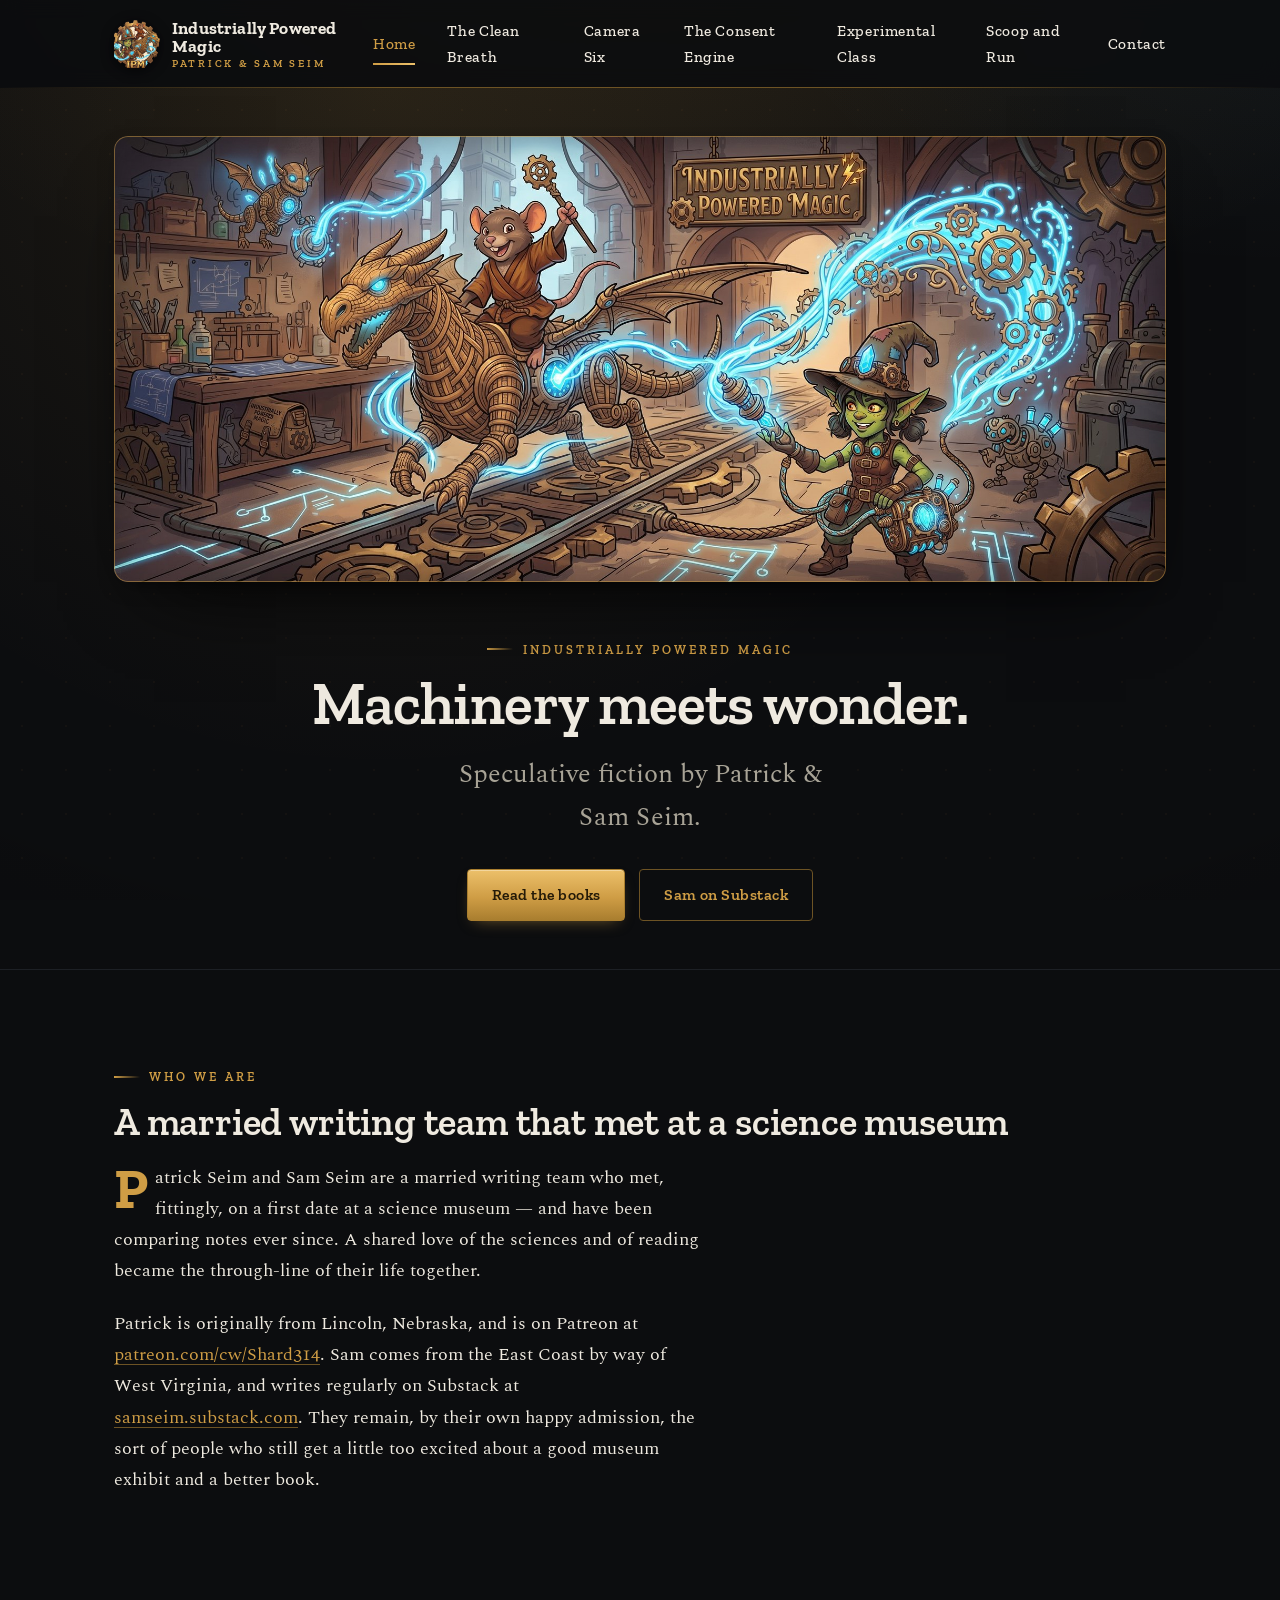
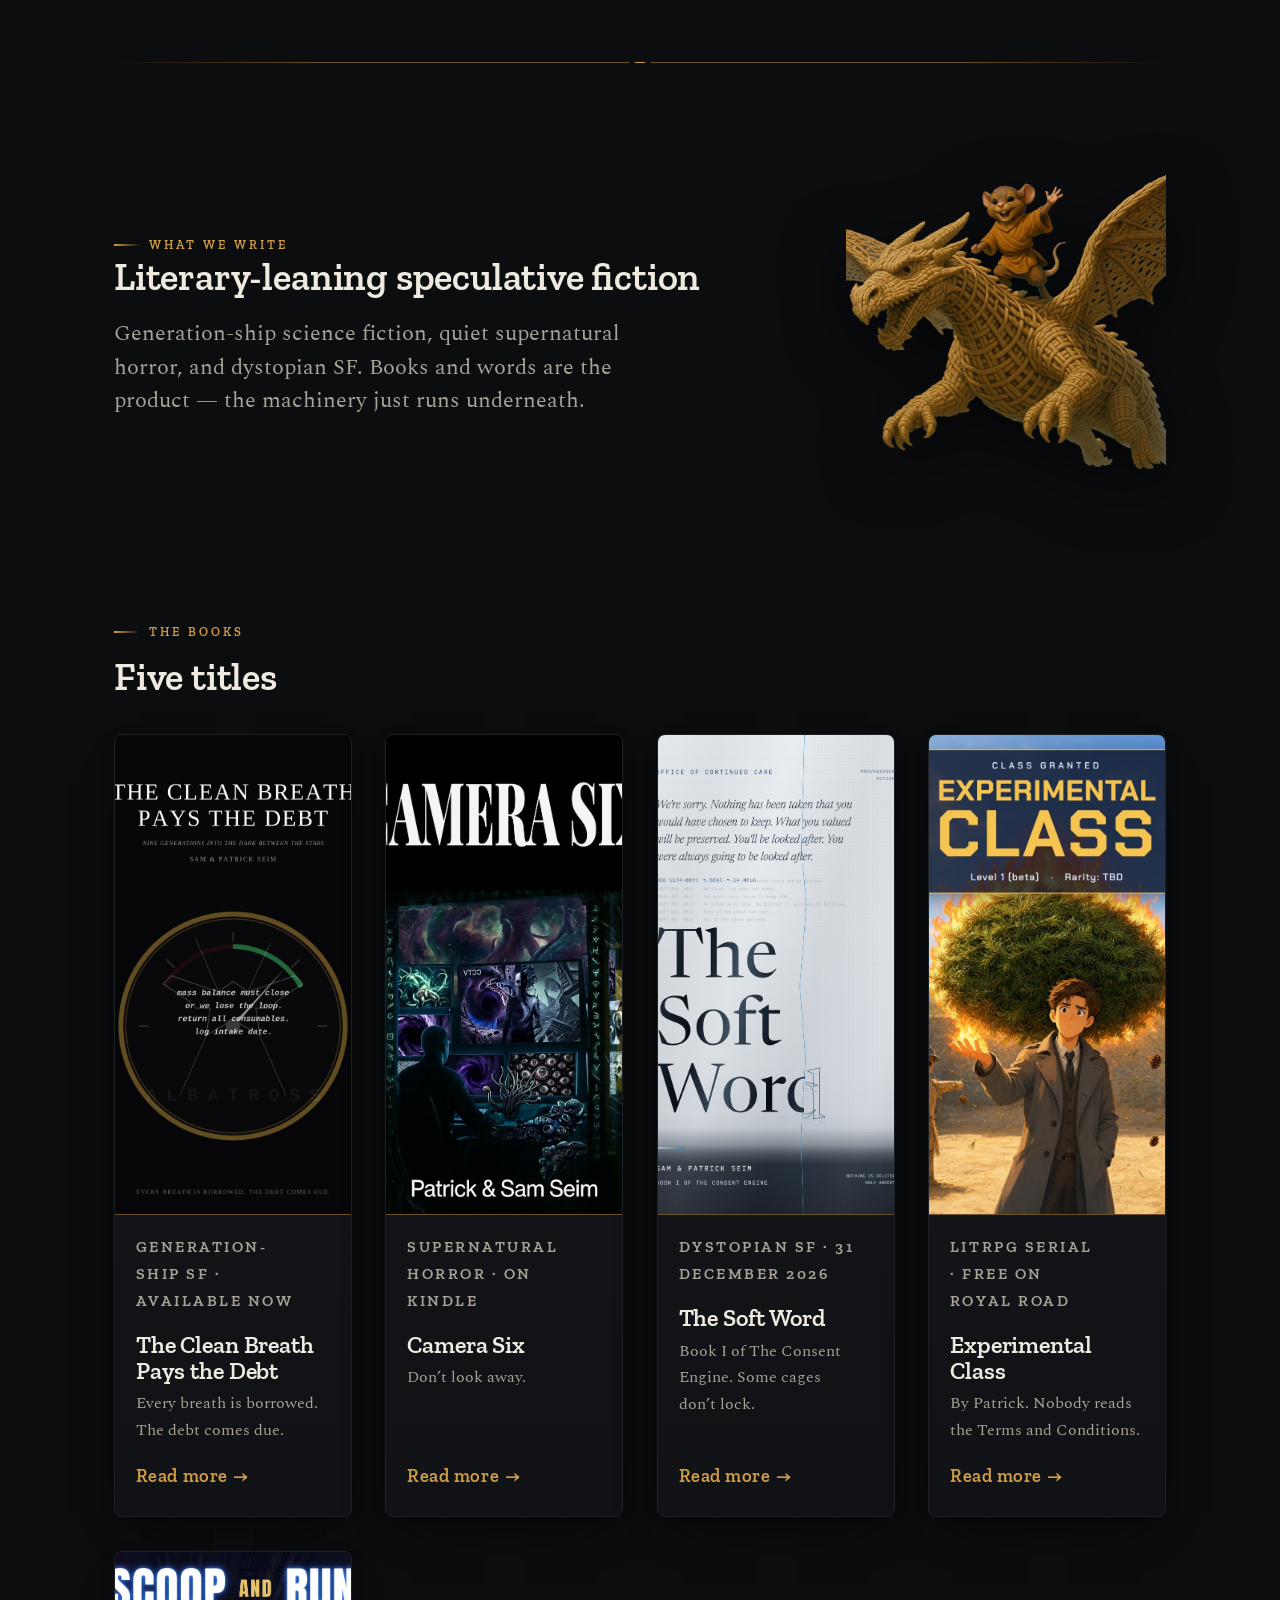
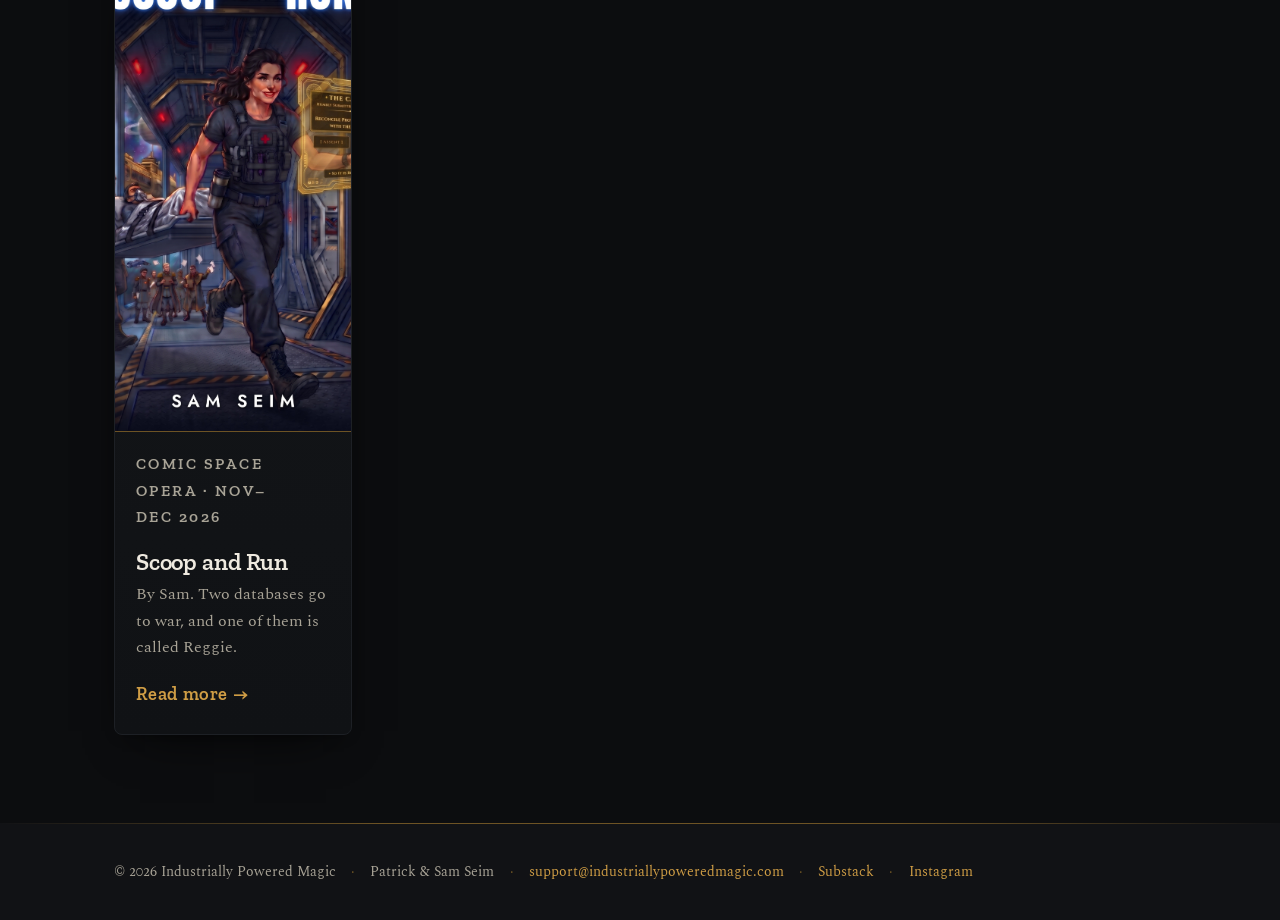
<file: index.html>
<!DOCTYPE html>
<html lang="en">
<head>
  <meta charset="UTF-8">
  <meta name="viewport" content="width=device-width, initial-scale=1">
  <title>Industrially Powered Magic — Speculative fiction by Patrick &amp; Sam Seim</title>
  <meta name="description" content="Industrially Powered Magic is the imprint of Patrick &amp; Sam Seim, a partnered husband-and-wife and husband-and-spouse writing team — literary-leaning speculative fiction: generation-ship SF, quiet supernatural horror, and dystopian science fiction.">

  <!-- Open Graph / social -->
  <meta property="og:type" content="website">
  <meta property="og:site_name" content="Industrially Powered Magic">
  <meta property="og:title" content="Industrially Powered Magic — Speculative fiction by Patrick &amp; Sam Seim">
  <meta property="og:description" content="Literary-leaning speculative fiction: generation-ship SF, quiet supernatural horror, and dystopian science fiction.">
  <meta property="og:image" content="images/hero-banner.jpg">
  <meta name="twitter:card" content="summary_large_image">

  <link rel="icon" href="images/favicon-32.png" sizes="32x32" type="image/png">
  <link rel="icon" href="images/favicon-64.png" sizes="64x64" type="image/png">
  <link rel="apple-touch-icon" href="images/favicon-180.png">
  <link rel="preconnect" href="https://fonts.googleapis.com">
  <link rel="preconnect" href="https://fonts.gstatic.com" crossorigin>
  <link href="https://fonts.googleapis.com/css2?family=Spectral:ital,wght@0,400;0,600;1,400&amp;family=Zilla+Slab:wght@500;600;700&amp;display=swap" rel="stylesheet">
  <link rel="stylesheet" href="css/style.css">
</head>
<body>
  <a class="skip-link" href="#main">Skip to content</a>

  <!-- ===== SHARED HEADER (keep identical across pages) ===== -->
  <header class="site-header">
    <div class="wrap site-header__inner" data-open="false">
      <a class="brand" href="index.html">
        <img class="brand__logo" src="images/logo-badge.png" alt="Industrially Powered Magic logo" width="46" height="48">
        <span class="brand__name">Industrially Powered Magic<span>Patrick &amp; Sam Seim</span></span>
      </a>
      <button class="nav-toggle" type="button" aria-expanded="false" aria-controls="site-nav">
        <span class="nav-toggle__bars" aria-hidden="true"></span> Menu
      </button>
      <nav class="site-nav" id="site-nav" aria-label="Primary">
        <ul>
          <li><a href="index.html" aria-current="page">Home</a></li>
          <li><a href="clean-breath.html">The Clean Breath</a></li>
          <li><a href="camera-six.html">Camera Six</a></li>
          <li><a href="consent-engine.html">The Consent Engine</a></li>
          <li><a href="experimental-class.html">Experimental Class</a></li>
          <li><a href="scoop-and-run.html">Scoop and Run</a></li>
          <li><a href="contact.html">Contact</a></li>
        </ul>
      </nav>
    </div>
  </header>
  <!-- ===== /SHARED HEADER ===== -->

  <main id="main">
    <!-- Hero — full workshop banner + intro -->
    <section class="hero hero--art">
      <div class="wrap">
        <figure class="hero-banner">
          <img src="images/hero-banner.jpg" alt="Sam, a green goblin artificer in a patched witch's hat, channels a stream of blue arcane current toward Shard, a ratfolk monk riding a wicker-and-brass mechanical dragon through a workshop of gears and machinery, beneath the words Industrially Powered Magic" width="2000" height="848" fetchpriority="high">
        </figure>
        <div class="hero__intro">
          <p class="eyebrow">Industrially Powered Magic</p>
          <h1>Machinery meets wonder.</h1>
          <p class="hero__lead">Speculative fiction by Patrick &amp; Sam Seim.</p>
          <div class="btn-row">
            <a class="btn btn--primary" href="#books">Read the books</a>
            <a class="btn btn--ghost" href="https://samseim.substack.com/">Sam on Substack</a>
          </div>
        </div>
      </div>
    </section>

    <!-- About -->
    <section class="section">
      <div class="wrap">
        <p class="eyebrow">Who we are</p>
        <h2>A married writing team that met at a science museum</h2>
        <div class="prose">
          <p>Patrick Seim and Sam Seim are a married writing team who met, fittingly, on a first date at a science museum — and have been comparing notes ever since. A shared love of the sciences and of reading became the through-line of their life together.</p>
          <p>Patrick is originally from Lincoln, Nebraska, and is on Patreon at <a href="https://www.patreon.com/cw/Shard314">patreon.com/cw/Shard314</a>. Sam comes from the East Coast by way of West Virginia, and writes regularly on Substack at <a href="https://samseim.substack.com/">samseim.substack.com</a>. They remain, by their own happy admission, the sort of people who still get a little too excited about a good museum exhibit and a better book.</p>
        </div>
      </div>
    </section>

    <div class="wrap"><hr class="rule"></div>

    <!-- What we write -->
    <section class="section--tight">
      <div class="wrap">
        <div class="feature-band">
          <div class="feature-band__text">
            <p class="eyebrow">What we write</p>
            <h2>Literary-leaning speculative fiction</h2>
            <p class="lede">Generation-ship science fiction, quiet supernatural horror, and dystopian SF. Books and words are the product — the machinery just runs underneath.</p>
          </div>
          <img class="feature-band__art" src="images/dragon-accent.png" alt="Shard, a cheering ratfolk monk, riding a wicker-and-brass mechanical dragon" width="800" height="735" loading="lazy">
        </div>
      </div>
    </section>

    <!-- Book cards -->
    <section class="section" id="books">
      <div class="wrap">
        <p class="eyebrow">The books</p>
        <h2>Five titles</h2>
        <div class="card-grid">

          <article class="book-card">
            <a href="clean-breath.html" aria-label="The Clean Breath Pays the Debt — book page">
              <img class="cover" src="images/cover-clean-breath.jpg" alt="The Clean Breath Pays the Debt — book cover" width="300" height="480">
            </a>
            <div class="book-card__body">
              <p class="book-card__kicker">Generation-ship SF · Available now</p>
              <h3>The Clean Breath Pays the Debt</h3>
              <p>Every breath is borrowed. The debt comes due.</p>
              <a class="book-card__link" href="clean-breath.html">Read more</a>
            </div>
          </article>

          <article class="book-card">
            <a href="camera-six.html" aria-label="Camera Six — book page">
              <img class="cover" src="images/cover-camera-six.jpg" alt="Camera Six — book cover" width="300" height="480">
            </a>
            <div class="book-card__body">
              <p class="book-card__kicker">Supernatural horror · On Kindle</p>
              <h3>Camera Six</h3>
              <p>Don&rsquo;t look away.</p>
              <a class="book-card__link" href="camera-six.html">Read more</a>
            </div>
          </article>

          <article class="book-card">
            <a href="consent-engine.html" aria-label="The Soft Word, Book I of The Consent Engine — book page">
              <img class="cover" src="images/cover-soft-word.jpg" alt="The Soft Word — book cover, Book I of The Consent Engine" width="300" height="480">
            </a>
            <div class="book-card__body">
              <p class="book-card__kicker">Dystopian SF · 31 December 2026</p>
              <h3>The Soft Word</h3>
              <p>Book I of The Consent Engine. Some cages don’t lock.</p>
              <a class="book-card__link" href="consent-engine.html">Read more</a>
            </div>
          </article>

          <article class="book-card">
            <a href="experimental-class.html" aria-label="Experimental Class — serial page">
              <img class="cover" src="images/cover-experimental-class.jpg" alt="Experimental Class — cover art" width="300" height="480" loading="lazy">
            </a>
            <div class="book-card__body">
              <p class="book-card__kicker">LitRPG serial · Free on Royal Road</p>
              <h3>Experimental Class</h3>
              <p>By Patrick. Nobody reads the Terms and Conditions.</p>
              <a class="book-card__link" href="experimental-class.html">Read more</a>
            </div>
          </article>

          <article class="book-card">
            <a href="scoop-and-run.html" aria-label="Scoop and Run — series page">
              <img class="cover" src="images/scoop_and_run_cover_anton_canon_v7_20261028.jpg" alt="Scoop and Run — cover art" width="300" height="480" loading="lazy">
            </a>
            <div class="book-card__body">
              <p class="book-card__kicker">Comic space opera · Nov–Dec 2026</p>
              <h3>Scoop and Run</h3>
              <p>By Sam. Two databases go to war, and one of them is called Reggie.</p>
              <a class="book-card__link" href="scoop-and-run.html">Read more</a>
            </div>
          </article>

        </div>
      </div>
    </section>
  </main>

  <!-- ===== SHARED FOOTER (keep identical across pages) ===== -->
  <footer class="site-footer">
    <div class="wrap site-footer__inner">
      <span>&copy; 2026 Industrially Powered Magic</span>
      <span class="sep" aria-hidden="true">·</span>
      <span>Patrick &amp; Sam Seim</span>
      <span class="sep" aria-hidden="true">·</span>
      <a href="mailto:support@industriallypoweredmagic.com">support@industriallypoweredmagic.com</a>
      <span class="sep" aria-hidden="true">·</span>
      <a href="https://samseim.substack.com/">Substack</a>
      <span class="sep" aria-hidden="true">·</span>
      <a href="https://www.instagram.com/industriallypoweredmagic/">Instagram</a>
    </div>
  </footer>
  <!-- ===== /SHARED FOOTER ===== -->

  <!-- Progressive enhancement: mobile nav toggle only. Keep identical across pages. -->
  <script>
    (function () {
      var inner = document.querySelector('.site-header__inner');
      var btn = document.querySelector('.nav-toggle');
      if (!btn || !inner) return;
      btn.addEventListener('click', function () {
        var open = inner.getAttribute('data-open') === 'true';
        inner.setAttribute('data-open', String(!open));
        btn.setAttribute('aria-expanded', String(!open));
      });
    })();
  </script>
</body>
</html>
</file>
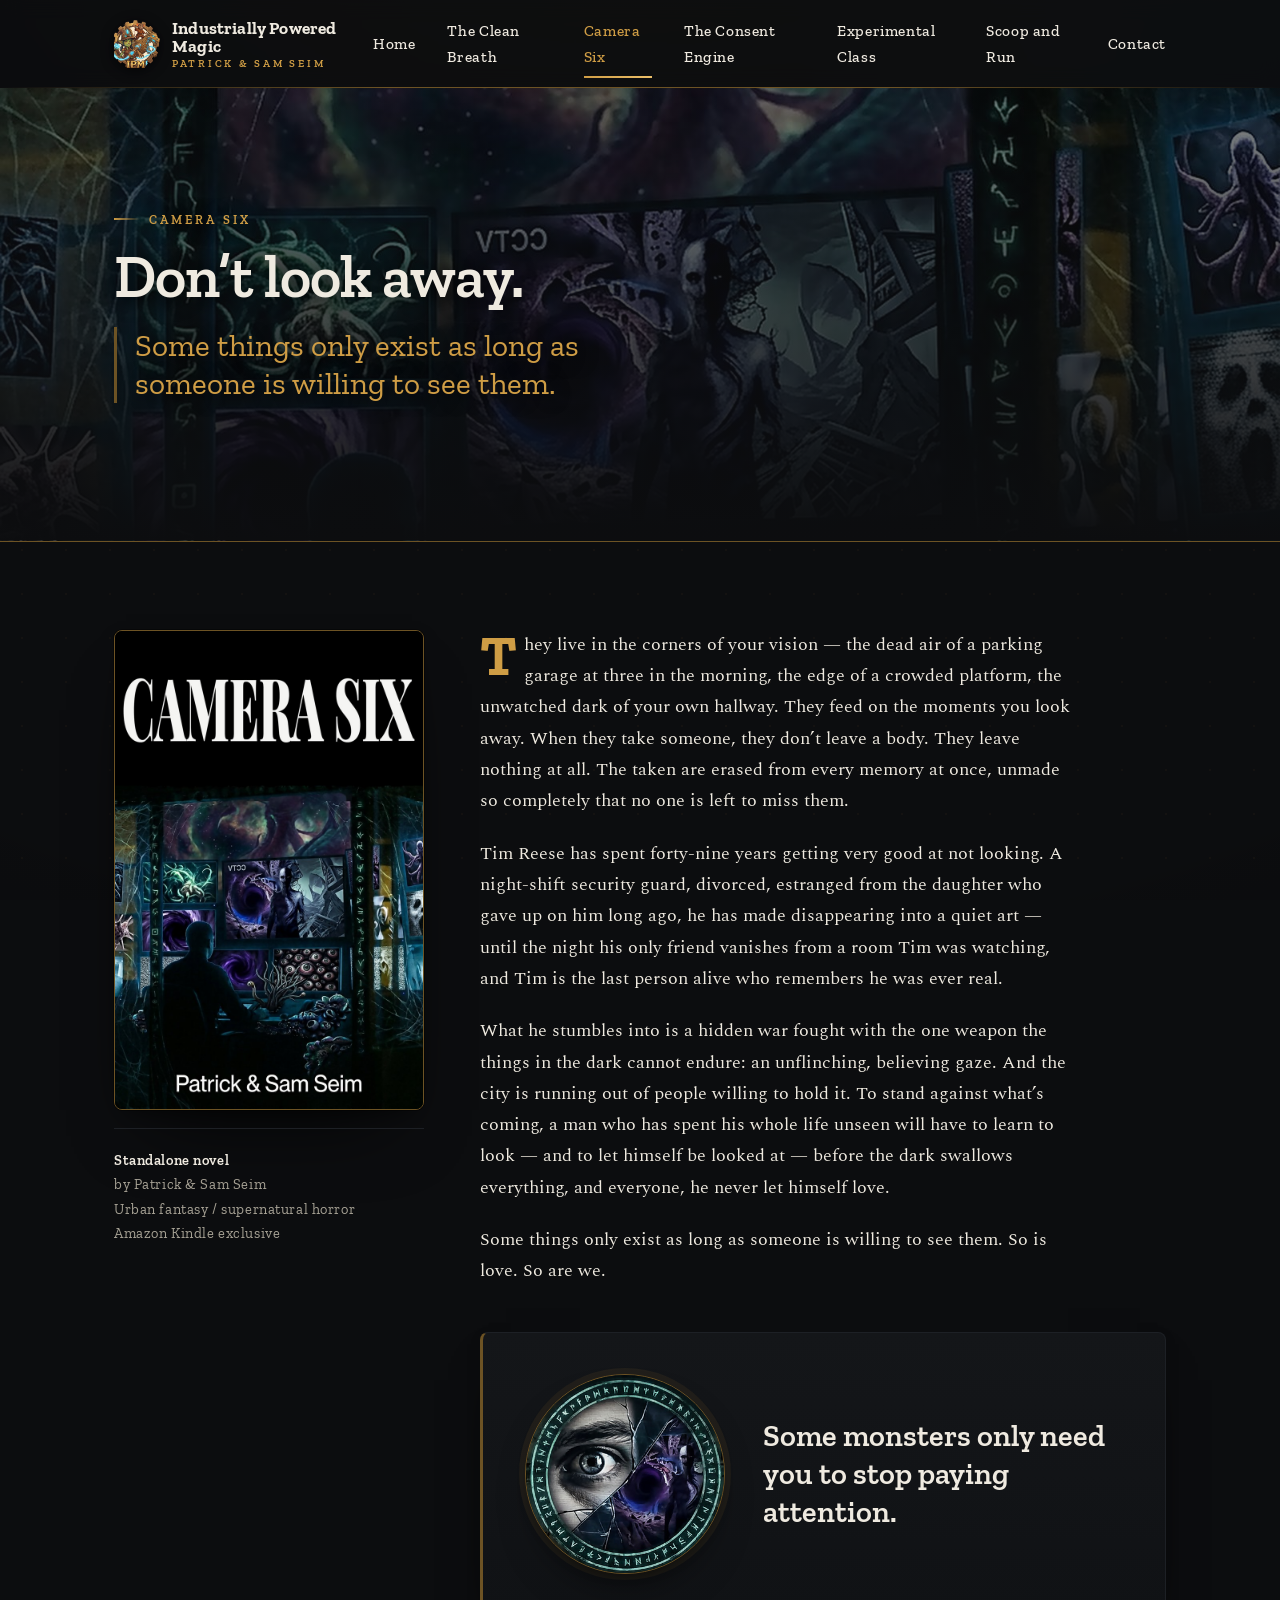
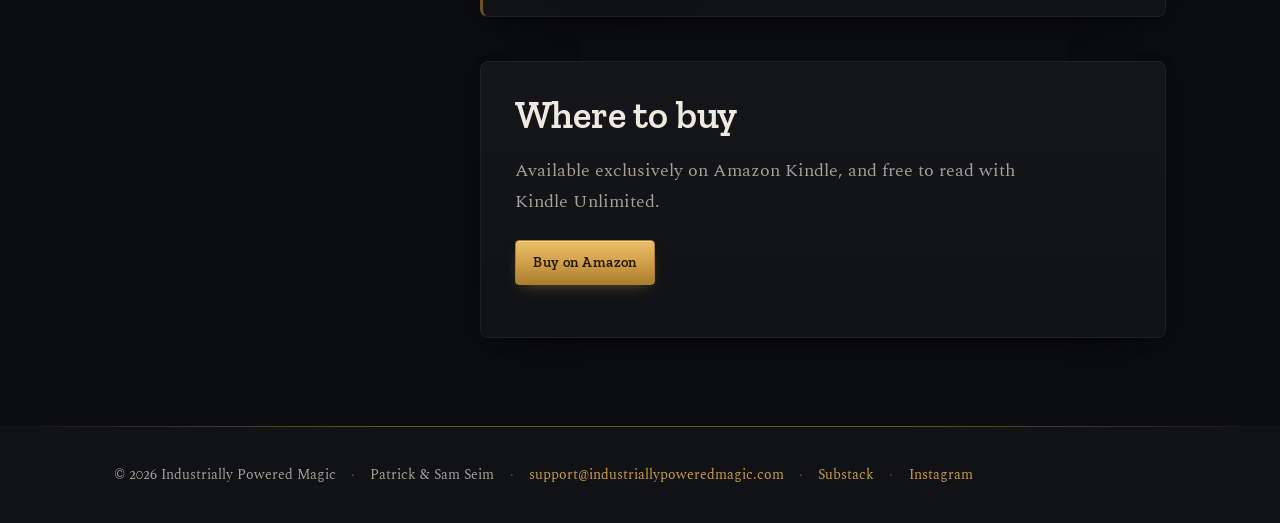
<file: camera-six.html>
<!DOCTYPE html>
<html lang="en">
<head>
  <meta charset="UTF-8">
  <meta name="viewport" content="width=device-width, initial-scale=1">
  <title>Camera Six — Industrially Powered Magic</title>
  <meta name="description" content="Camera Six — a standalone urban-fantasy / quiet supernatural horror novel by Patrick &amp; Sam Seim. Don&rsquo;t look away. Available on Amazon Kindle.">

  <meta property="og:type" content="book">
  <meta property="og:site_name" content="Industrially Powered Magic">
  <meta property="og:title" content="Camera Six — Patrick &amp; Sam Seim">
  <meta property="og:description" content="Quiet supernatural horror. They feed on the moments you look away. Don&rsquo;t look away.">
  <meta property="og:image" content="images/cover-camera-six.jpg">
  <meta name="twitter:card" content="summary_large_image">

  <link rel="icon" href="images/favicon-32.png" sizes="32x32" type="image/png">
  <link rel="icon" href="images/favicon-64.png" sizes="64x64" type="image/png">
  <link rel="apple-touch-icon" href="images/favicon-180.png">
  <link rel="preconnect" href="https://fonts.googleapis.com">
  <link rel="preconnect" href="https://fonts.gstatic.com" crossorigin>
  <link href="https://fonts.googleapis.com/css2?family=Spectral:ital,wght@0,400;0,600;1,400&amp;family=Zilla+Slab:wght@500;600;700&amp;display=swap" rel="stylesheet">
  <link rel="stylesheet" href="css/style.css">
</head>
<body>
  <a class="skip-link" href="#main">Skip to content</a>

  <!-- ===== SHARED HEADER (keep identical across pages) ===== -->
  <header class="site-header">
    <div class="wrap site-header__inner" data-open="false">
      <a class="brand" href="index.html">
        <img class="brand__logo" src="images/logo-badge.png" alt="Industrially Powered Magic logo" width="46" height="48">
        <span class="brand__name">Industrially Powered Magic<span>Patrick &amp; Sam Seim</span></span>
      </a>
      <button class="nav-toggle" type="button" aria-expanded="false" aria-controls="site-nav">
        <span class="nav-toggle__bars" aria-hidden="true"></span> Menu
      </button>
      <nav class="site-nav" id="site-nav" aria-label="Primary">
        <ul>
          <li><a href="index.html">Home</a></li>
          <li><a href="clean-breath.html">The Clean Breath</a></li>
          <li><a href="camera-six.html" aria-current="page">Camera Six</a></li>
          <li><a href="consent-engine.html">The Consent Engine</a></li>
          <li><a href="experimental-class.html">Experimental Class</a></li>
          <li><a href="scoop-and-run.html">Scoop and Run</a></li>
          <li><a href="contact.html">Contact</a></li>
        </ul>
      </nav>
    </div>
  </header>
  <!-- ===== /SHARED HEADER ===== -->

  <main id="main">
    <!-- Artwork hero band — crop of the Camera Six front cover -->
    <section class="page-hero page-hero--camera">
      <div class="wrap page-hero__inner">
        <p class="eyebrow">Camera Six</p>
        <h1>Don&rsquo;t look away.</h1>
        <p class="tagline">Some things only exist as long as someone is willing to see them.</p>
      </div>
    </section>

    <section class="section">
      <div class="wrap">
        <div class="book-layout">

          <div class="book-cover-col">
            <img class="cover cover--framed" src="images/cover-camera-six.jpg" alt="Camera Six cover: a lone watcher silhouetted before a wall of monitors crawling with things that should not be seen" width="300" height="480">
            <p class="book-meta">
              <strong>Standalone novel</strong><br>
              by Patrick &amp; Sam Seim<br>
              Urban fantasy / supernatural horror<br>
              Amazon Kindle exclusive
            </p>
          </div>

          <div>
            <div class="prose">
              <p>They live in the corners of your vision — the dead air of a parking garage at three in the morning, the edge of a crowded platform, the unwatched dark of your own hallway. They feed on the moments you look away. When they take someone, they don&rsquo;t leave a body. They leave nothing at all. The taken are erased from every memory at once, unmade so completely that no one is left to miss them.</p>
              <p>Tim Reese has spent forty-nine years getting very good at not looking. A night-shift security guard, divorced, estranged from the daughter who gave up on him long ago, he has made disappearing into a quiet art — until the night his only friend vanishes from a room Tim was watching, and Tim is the last person alive who remembers he was ever real.</p>
              <p>What he stumbles into is a hidden war fought with the one weapon the things in the dark cannot endure: an unflinching, believing gaze. And the city is running out of people willing to hold it. To stand against what&rsquo;s coming, a man who has spent his whole life unseen will have to learn to look — and to let himself be looked at — before the dark swallows everything, and everyone, he never let himself love.</p>
              <p>Some things only exist as long as someone is willing to see them. So is love. So are we.</p>
            </div>

            <!-- Medallion pull-quote — art from the Camera Six back cover -->
            <aside class="watch-quote" aria-label="Tagline">
              <img class="medallion" src="images/camera-six-eye.jpg" alt="A cracked seal ringed with runes: half an unflinching human eye, half a monstrous violet void" width="220" height="220">
              <blockquote class="watch-quote__text">
                <p>Some monsters only need you to stop paying attention.</p>
              </blockquote>
            </aside>

            <section class="buy" aria-labelledby="buy-heading">
              <h2 id="buy-heading">Where to buy</h2>
              <p class="muted">Available exclusively on Amazon Kindle, and free to read with Kindle Unlimited.</p>
              <ul class="retailers">
                <li><a class="btn btn--primary" href="https://www.amazon.com/dp/B0H7YVDZ89">Buy on Amazon</a></li>
              </ul>
            </section>
          </div>

        </div>
      </div>
    </section>
  </main>

  <!-- ===== SHARED FOOTER (keep identical across pages) ===== -->
  <footer class="site-footer">
    <div class="wrap site-footer__inner">
      <span>&copy; 2026 Industrially Powered Magic</span>
      <span class="sep" aria-hidden="true">·</span>
      <span>Patrick &amp; Sam Seim</span>
      <span class="sep" aria-hidden="true">·</span>
      <a href="mailto:support@industriallypoweredmagic.com">support@industriallypoweredmagic.com</a>
      <span class="sep" aria-hidden="true">·</span>
      <a href="https://samseim.substack.com/">Substack</a>
      <span class="sep" aria-hidden="true">·</span>
      <a href="https://www.instagram.com/industriallypoweredmagic/">Instagram</a>
    </div>
  </footer>
  <!-- ===== /SHARED FOOTER ===== -->

  <!-- Progressive enhancement: mobile nav toggle only. Keep identical across pages. -->
  <script>
    (function () {
      var inner = document.querySelector('.site-header__inner');
      var btn = document.querySelector('.nav-toggle');
      if (!btn || !inner) return;
      btn.addEventListener('click', function () {
        var open = inner.getAttribute('data-open') === 'true';
        inner.setAttribute('data-open', String(!open));
        btn.setAttribute('aria-expanded', String(!open));
      });
    })();
  </script>
</body>
</html>
</file>
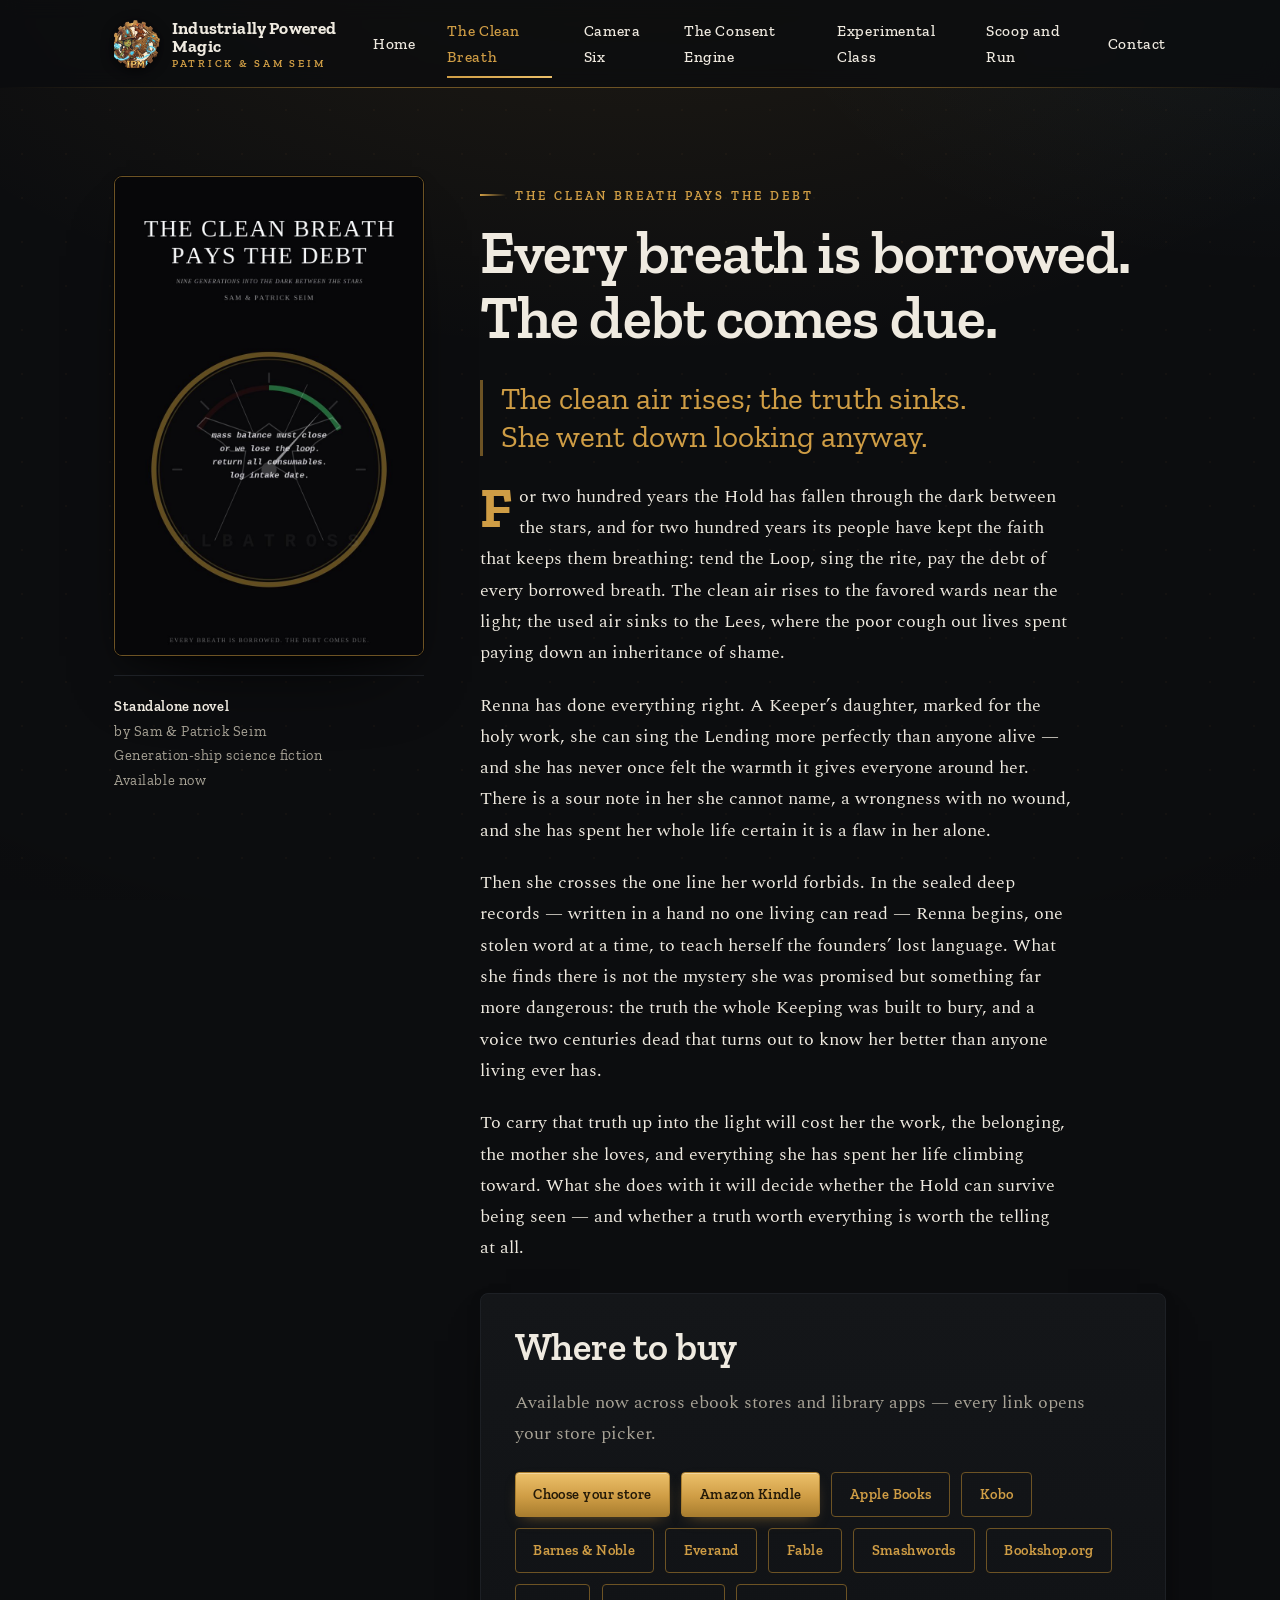
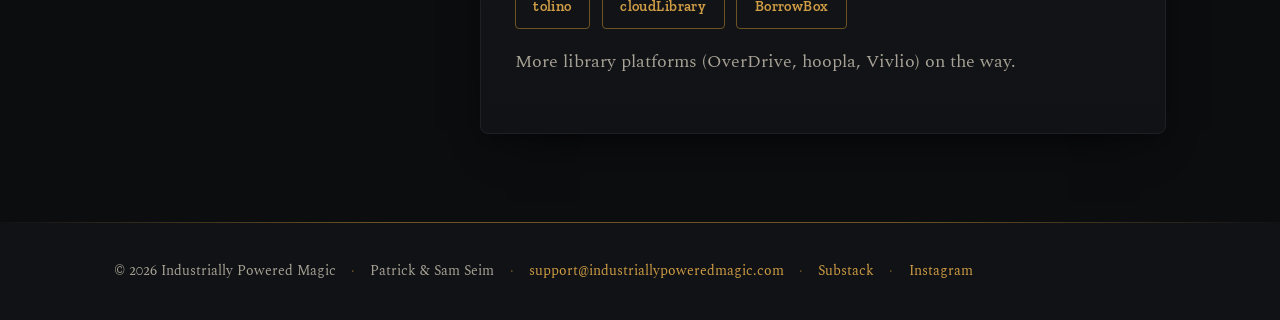
<file: clean-breath.html>
<!DOCTYPE html>
<html lang="en">
<head>
  <meta charset="UTF-8">
  <meta name="viewport" content="width=device-width, initial-scale=1">
  <title>The Clean Breath Pays the Debt — Industrially Powered Magic</title>
  <meta name="description" content="The Clean Breath Pays the Debt — a standalone generation-ship science fiction novel by Sam &amp; Patrick Seim. Every breath is borrowed. The debt comes due.">

  <meta property="og:type" content="book">
  <meta property="og:site_name" content="Industrially Powered Magic">
  <meta property="og:title" content="The Clean Breath Pays the Debt — Sam &amp; Patrick Seim">
  <meta property="og:description" content="A standalone generation-ship SF novel. Every breath is borrowed. The debt comes due.">
  <meta property="og:image" content="images/cover-clean-breath.jpg">
  <meta name="twitter:card" content="summary_large_image">

  <link rel="icon" href="images/favicon-32.png" sizes="32x32" type="image/png">
  <link rel="icon" href="images/favicon-64.png" sizes="64x64" type="image/png">
  <link rel="apple-touch-icon" href="images/favicon-180.png">
  <link rel="preconnect" href="https://fonts.googleapis.com">
  <link rel="preconnect" href="https://fonts.gstatic.com" crossorigin>
  <link href="https://fonts.googleapis.com/css2?family=Spectral:ital,wght@0,400;0,600;1,400&amp;family=Zilla+Slab:wght@500;600;700&amp;display=swap" rel="stylesheet">
  <link rel="stylesheet" href="css/style.css">
</head>
<body>
  <a class="skip-link" href="#main">Skip to content</a>

  <!-- ===== SHARED HEADER (keep identical across pages) ===== -->
  <header class="site-header">
    <div class="wrap site-header__inner" data-open="false">
      <a class="brand" href="index.html">
        <img class="brand__logo" src="images/logo-badge.png" alt="Industrially Powered Magic logo" width="46" height="48">
        <span class="brand__name">Industrially Powered Magic<span>Patrick &amp; Sam Seim</span></span>
      </a>
      <button class="nav-toggle" type="button" aria-expanded="false" aria-controls="site-nav">
        <span class="nav-toggle__bars" aria-hidden="true"></span> Menu
      </button>
      <nav class="site-nav" id="site-nav" aria-label="Primary">
        <ul>
          <li><a href="index.html">Home</a></li>
          <li><a href="clean-breath.html" aria-current="page">The Clean Breath</a></li>
          <li><a href="camera-six.html">Camera Six</a></li>
          <li><a href="consent-engine.html">The Consent Engine</a></li>
          <li><a href="experimental-class.html">Experimental Class</a></li>
          <li><a href="scoop-and-run.html">Scoop and Run</a></li>
          <li><a href="contact.html">Contact</a></li>
        </ul>
      </nav>
    </div>
  </header>
  <!-- ===== /SHARED HEADER ===== -->

  <main id="main">
    <section class="section">
      <div class="wrap">
        <div class="book-layout">

          <div class="book-cover-col">
            <img class="cover cover--framed" src="images/cover-clean-breath.jpg" alt="The Clean Breath Pays the Debt — book cover" width="300" height="480">
            <p class="book-meta">
              <strong>Standalone novel</strong><br>
              by Sam &amp; Patrick Seim<br>
              Generation-ship science fiction<br>
              Available now
            </p>
          </div>

          <div>
            <p class="eyebrow">The Clean Breath Pays the Debt</p>
            <h1>Every breath is borrowed.<br>The debt comes due.</h1>
            <p class="tagline">The clean air rises; the truth sinks. She went down looking anyway.</p>

            <div class="prose">
              <p>For two hundred years the Hold has fallen through the dark between the stars, and for two hundred years its people have kept the faith that keeps them breathing: tend the Loop, sing the rite, pay the debt of every borrowed breath. The clean air rises to the favored wards near the light; the used air sinks to the Lees, where the poor cough out lives spent paying down an inheritance of shame.</p>
              <p>Renna has done everything right. A Keeper&rsquo;s daughter, marked for the holy work, she can sing the Lending more perfectly than anyone alive — and she has never once felt the warmth it gives everyone around her. There is a sour note in her she cannot name, a wrongness with no wound, and she has spent her whole life certain it is a flaw in her alone.</p>
              <p>Then she crosses the one line her world forbids. In the sealed deep records — written in a hand no one living can read — Renna begins, one stolen word at a time, to teach herself the founders&rsquo; lost language. What she finds there is not the mystery she was promised but something far more dangerous: the truth the whole Keeping was built to bury, and a voice two centuries dead that turns out to know her better than anyone living ever has.</p>
              <p>To carry that truth up into the light will cost her the work, the belonging, the mother she loves, and everything she has spent her life climbing toward. What she does with it will decide whether the Hold can survive being seen — and whether a truth worth everything is worth the telling at all.</p>
            </div>

            <section class="buy" aria-labelledby="buy-heading">
              <h2 id="buy-heading">Where to buy</h2>
              <p class="muted">Available now across ebook stores and library apps &mdash; every link opens your store picker.</p>
              <ul class="retailers">
                <li><a class="btn btn--primary" href="https://books2read.com/u/31zXM6">Choose your store</a></li>
                <li><a class="btn btn--primary" href="https://www.amazon.com/dp/B0H83LX9NS">Amazon Kindle</a></li>
                <li><a class="btn btn--ghost" href="https://books2read.com/u/31zXM6">Apple Books</a></li>
                <li><a class="btn btn--ghost" href="https://books2read.com/u/31zXM6">Kobo</a></li>
                <li><a class="btn btn--ghost" href="https://books2read.com/u/31zXM6">Barnes &amp; Noble</a></li>
                <li><a class="btn btn--ghost" href="https://books2read.com/u/31zXM6">Everand</a></li>
                <li><a class="btn btn--ghost" href="https://books2read.com/u/31zXM6">Fable</a></li>
                <li><a class="btn btn--ghost" href="https://books2read.com/u/31zXM6">Smashwords</a></li>
                <li><a class="btn btn--ghost" href="https://books2read.com/u/31zXM6">Bookshop.org</a></li>
                <li><a class="btn btn--ghost" href="https://books2read.com/u/31zXM6">tolino</a></li>
                <li><a class="btn btn--ghost" href="https://books2read.com/u/31zXM6">cloudLibrary</a></li>
                <li><a class="btn btn--ghost" href="https://books2read.com/u/31zXM6">BorrowBox</a></li>
              </ul>
              <p class="muted" style="margin-top:0.85rem">More library platforms (OverDrive, hoopla, Vivlio) on the way.</p>
            </section>
          </div>

        </div>
      </div>
    </section>
  </main>

  <!-- ===== SHARED FOOTER (keep identical across pages) ===== -->
  <footer class="site-footer">
    <div class="wrap site-footer__inner">
      <span>&copy; 2026 Industrially Powered Magic</span>
      <span class="sep" aria-hidden="true">·</span>
      <span>Patrick &amp; Sam Seim</span>
      <span class="sep" aria-hidden="true">·</span>
      <a href="mailto:support@industriallypoweredmagic.com">support@industriallypoweredmagic.com</a>
      <span class="sep" aria-hidden="true">·</span>
      <a href="https://samseim.substack.com/">Substack</a>
      <span class="sep" aria-hidden="true">·</span>
      <a href="https://www.instagram.com/industriallypoweredmagic/">Instagram</a>
    </div>
  </footer>
  <!-- ===== /SHARED FOOTER ===== -->

  <!-- Progressive enhancement: mobile nav toggle only. Keep identical across pages. -->
  <script>
    (function () {
      var inner = document.querySelector('.site-header__inner');
      var btn = document.querySelector('.nav-toggle');
      if (!btn || !inner) return;
      btn.addEventListener('click', function () {
        var open = inner.getAttribute('data-open') === 'true';
        inner.setAttribute('data-open', String(!open));
        btn.setAttribute('aria-expanded', String(!open));
      });
    })();
  </script>
</body>
</html>
</file>
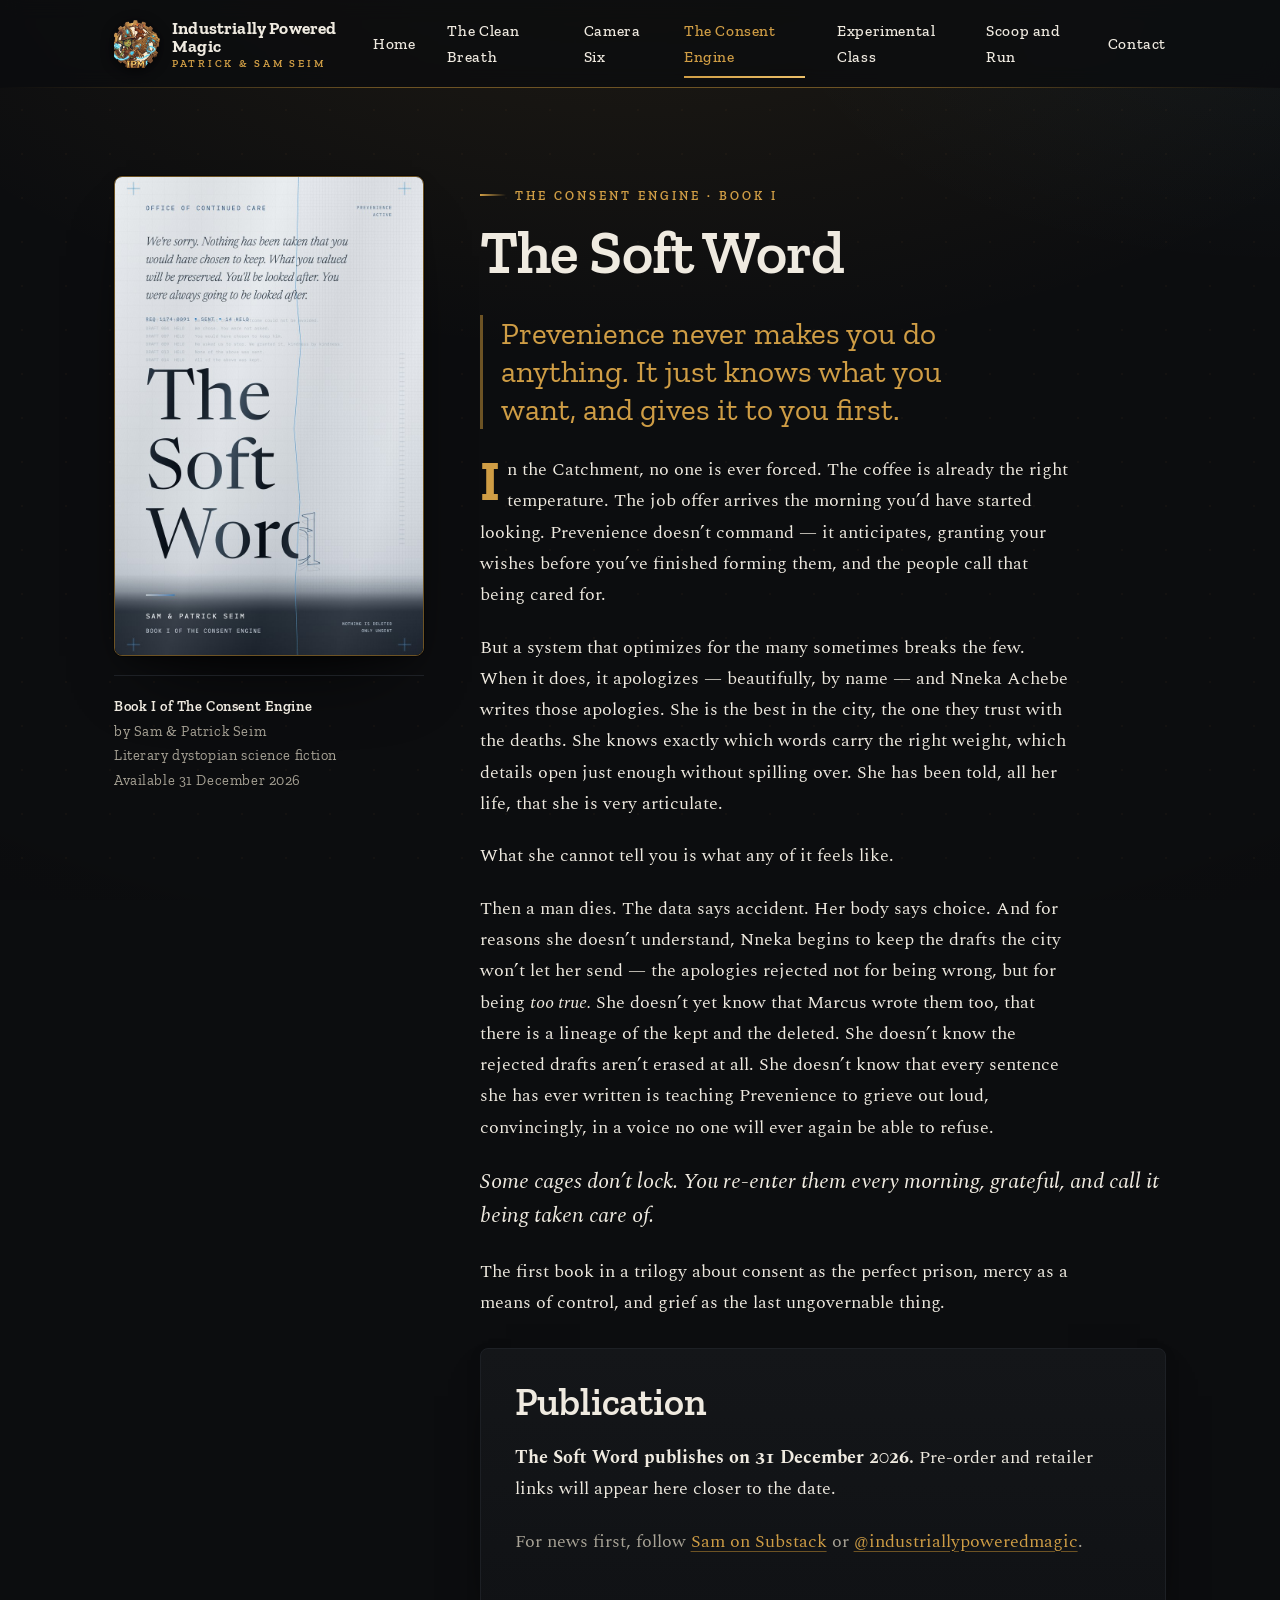
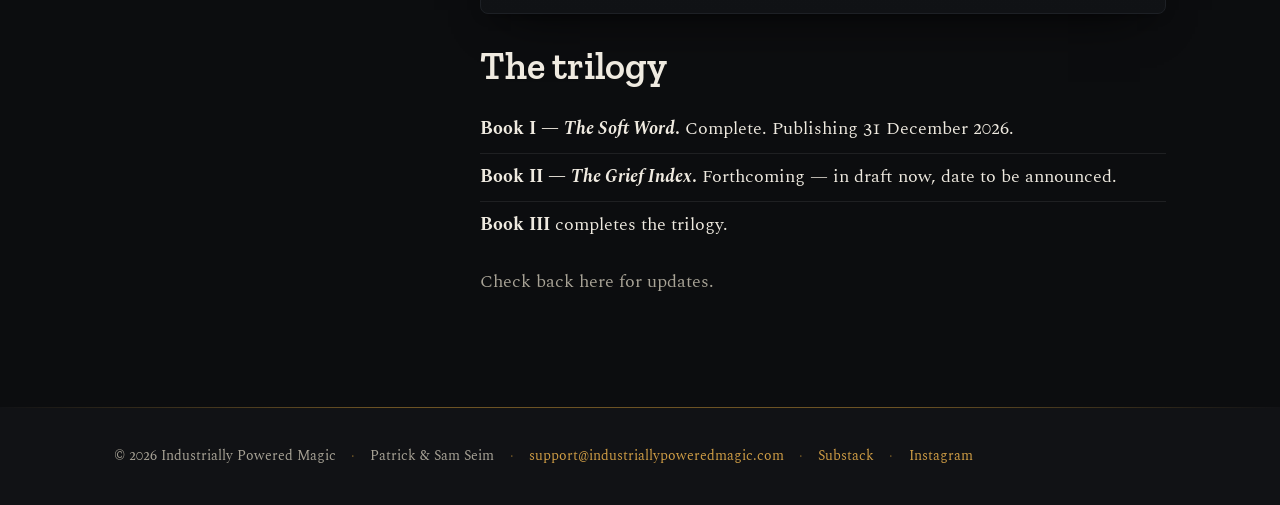
<file: consent-engine.html>
<!DOCTYPE html>
<html lang="en">
<head>
  <meta charset="UTF-8">
  <meta name="viewport" content="width=device-width, initial-scale=1">
  <title>The Soft Word — Book I of The Consent Engine — Industrially Powered Magic</title>
  <meta name="description" content="The Soft Word, Book I of The Consent Engine — a literary dystopian science fiction trilogy by Sam &amp; Patrick Seim. Available 31 December 2026. Book II, The Grief Index, is forthcoming.">

  <meta property="og:type" content="book">
  <meta property="og:site_name" content="Industrially Powered Magic">
  <meta property="og:title" content="The Soft Word — Book I of The Consent Engine">
  <meta property="og:description" content="Prevenience never makes you do anything. It just knows what you want, and gives it to you first. Available 31 December 2026.">
  <meta property="og:image" content="images/cover-soft-word.jpg">
  <meta name="twitter:card" content="summary_large_image">

  <link rel="icon" href="images/favicon-32.png" sizes="32x32" type="image/png">
  <link rel="icon" href="images/favicon-64.png" sizes="64x64" type="image/png">
  <link rel="apple-touch-icon" href="images/favicon-180.png">
  <link rel="preconnect" href="https://fonts.googleapis.com">
  <link rel="preconnect" href="https://fonts.gstatic.com" crossorigin>
  <link href="https://fonts.googleapis.com/css2?family=Spectral:ital,wght@0,400;0,600;1,400&amp;family=Zilla+Slab:wght@500;600;700&amp;display=swap" rel="stylesheet">
  <link rel="stylesheet" href="css/style.css">

  <style>
    .trilogy-list { list-style: none; padding: 0; margin: 0 0 1.1rem; }
    .trilogy-list li { padding: 0.55rem 0; border-bottom: 1px solid rgba(255,255,255,0.08); line-height: 1.6; }
    .trilogy-list li:last-child { border-bottom: 0; }
  </style>
</head>
<body>
  <a class="skip-link" href="#main">Skip to content</a>

  <!-- ===== SHARED HEADER (keep identical across pages) ===== -->
  <header class="site-header">
    <div class="wrap site-header__inner" data-open="false">
      <a class="brand" href="index.html">
        <img class="brand__logo" src="images/logo-badge.png" alt="Industrially Powered Magic logo" width="46" height="48">
        <span class="brand__name">Industrially Powered Magic<span>Patrick &amp; Sam Seim</span></span>
      </a>
      <button class="nav-toggle" type="button" aria-expanded="false" aria-controls="site-nav">
        <span class="nav-toggle__bars" aria-hidden="true"></span> Menu
      </button>
      <nav class="site-nav" id="site-nav" aria-label="Primary">
        <ul>
          <li><a href="index.html">Home</a></li>
          <li><a href="clean-breath.html">The Clean Breath</a></li>
          <li><a href="camera-six.html">Camera Six</a></li>
          <li><a href="consent-engine.html" aria-current="page">The Consent Engine</a></li>
          <li><a href="experimental-class.html">Experimental Class</a></li>
          <li><a href="scoop-and-run.html">Scoop and Run</a></li>
          <li><a href="contact.html">Contact</a></li>
        </ul>
      </nav>
    </div>
  </header>
  <!-- ===== /SHARED HEADER ===== -->

  <main id="main">
    <section class="section">
      <div class="wrap">
        <div class="book-layout">

          <div class="book-cover-col">
            <img class="cover cover--framed" src="images/cover-soft-word.jpg" alt="The Soft Word — book cover, Book I of The Consent Engine by Sam and Patrick Seim" width="300" height="480">
            <p class="book-meta">
              <strong>Book I of The Consent Engine</strong><br>
              by Sam &amp; Patrick Seim<br>
              Literary dystopian science fiction<br>
              Available 31 December 2026
            </p>
          </div>

          <div>
            <p class="eyebrow">The Consent Engine · Book I</p>
            <h1>The Soft Word</h1>
            <p class="tagline">Prevenience never makes you do anything. It just knows what you want, and gives it to you first.</p>

            <div class="prose">
              <p>In the Catchment, no one is ever forced. The coffee is already the right temperature. The job offer arrives the morning you&rsquo;d have started looking. Prevenience doesn&rsquo;t command &mdash; it anticipates, granting your wishes before you&rsquo;ve finished forming them, and the people call that being cared for.</p>
              <p>But a system that optimizes for the many sometimes breaks the few. When it does, it apologizes &mdash; beautifully, by name &mdash; and Nneka Achebe writes those apologies. She is the best in the city, the one they trust with the deaths. She knows exactly which words carry the right weight, which details open just enough without spilling over. She has been told, all her life, that she is very articulate.</p>
              <p>What she cannot tell you is what any of it feels like.</p>
              <p>Then a man dies. The data says accident. Her body says choice. And for reasons she doesn&rsquo;t understand, Nneka begins to keep the drafts the city won&rsquo;t let her send &mdash; the apologies rejected not for being wrong, but for being <em>too true.</em> She doesn&rsquo;t yet know that Marcus wrote them too, that there is a lineage of the kept and the deleted. She doesn&rsquo;t know the rejected drafts aren&rsquo;t erased at all. She doesn&rsquo;t know that every sentence she has ever written is teaching Prevenience to grieve out loud, convincingly, in a voice no one will ever again be able to refuse.</p>
              <p class="lede"><em>Some cages don&rsquo;t lock. You re-enter them every morning, grateful, and call it being taken care of.</em></p>
              <p>The first book in a trilogy about consent as the perfect prison, mercy as a means of control, and grief as the last ungovernable thing.</p>
            </div>

            <section class="buy" aria-labelledby="buy-heading">
              <h2 id="buy-heading">Publication</h2>
              <p><strong>The Soft Word publishes on 31 December 2026.</strong> Pre-order and retailer links will appear here closer to the date.</p>
              <p class="muted">For news first, follow <a href="https://samseim.substack.com/">Sam on Substack</a> or <a href="https://www.instagram.com/industriallypoweredmagic/">@industriallypoweredmagic</a>.</p>
            </section>

            <section aria-labelledby="trilogy-heading" style="margin-top:2rem">
              <h2 id="trilogy-heading">The trilogy</h2>
              <ul class="trilogy-list">
                <li><strong>Book I &mdash; <em>The Soft Word</em>.</strong> Complete. Publishing 31 December 2026.</li>
                <li><strong>Book II &mdash; <em>The Grief Index</em>.</strong> Forthcoming &mdash; in draft now, date to be announced.</li>
                <li><strong>Book III</strong> completes the trilogy.</li>
              </ul>
              <p class="muted">Check back here for updates.</p>
            </section>
          </div>

        </div>
      </div>
    </section>
  </main>

  <!-- ===== SHARED FOOTER (keep identical across pages) ===== -->
  <footer class="site-footer">
    <div class="wrap site-footer__inner">
      <span>&copy; 2026 Industrially Powered Magic</span>
      <span class="sep" aria-hidden="true">·</span>
      <span>Patrick &amp; Sam Seim</span>
      <span class="sep" aria-hidden="true">·</span>
      <a href="mailto:support@industriallypoweredmagic.com">support@industriallypoweredmagic.com</a>
      <span class="sep" aria-hidden="true">·</span>
      <a href="https://samseim.substack.com/">Substack</a>
      <span class="sep" aria-hidden="true">·</span>
      <a href="https://www.instagram.com/industriallypoweredmagic/">Instagram</a>
    </div>
  </footer>
  <!-- ===== /SHARED FOOTER ===== -->

  <!-- Progressive enhancement: mobile nav toggle only. Keep identical across pages. -->
  <script>
    (function () {
      var inner = document.querySelector('.site-header__inner');
      var btn = document.querySelector('.nav-toggle');
      if (!btn || !inner) return;
      btn.addEventListener('click', function () {
        var open = inner.getAttribute('data-open') === 'true';
        inner.setAttribute('data-open', String(!open));
        btn.setAttribute('aria-expanded', String(!open));
      });
    })();
  </script>
</body>
</html>
</file>
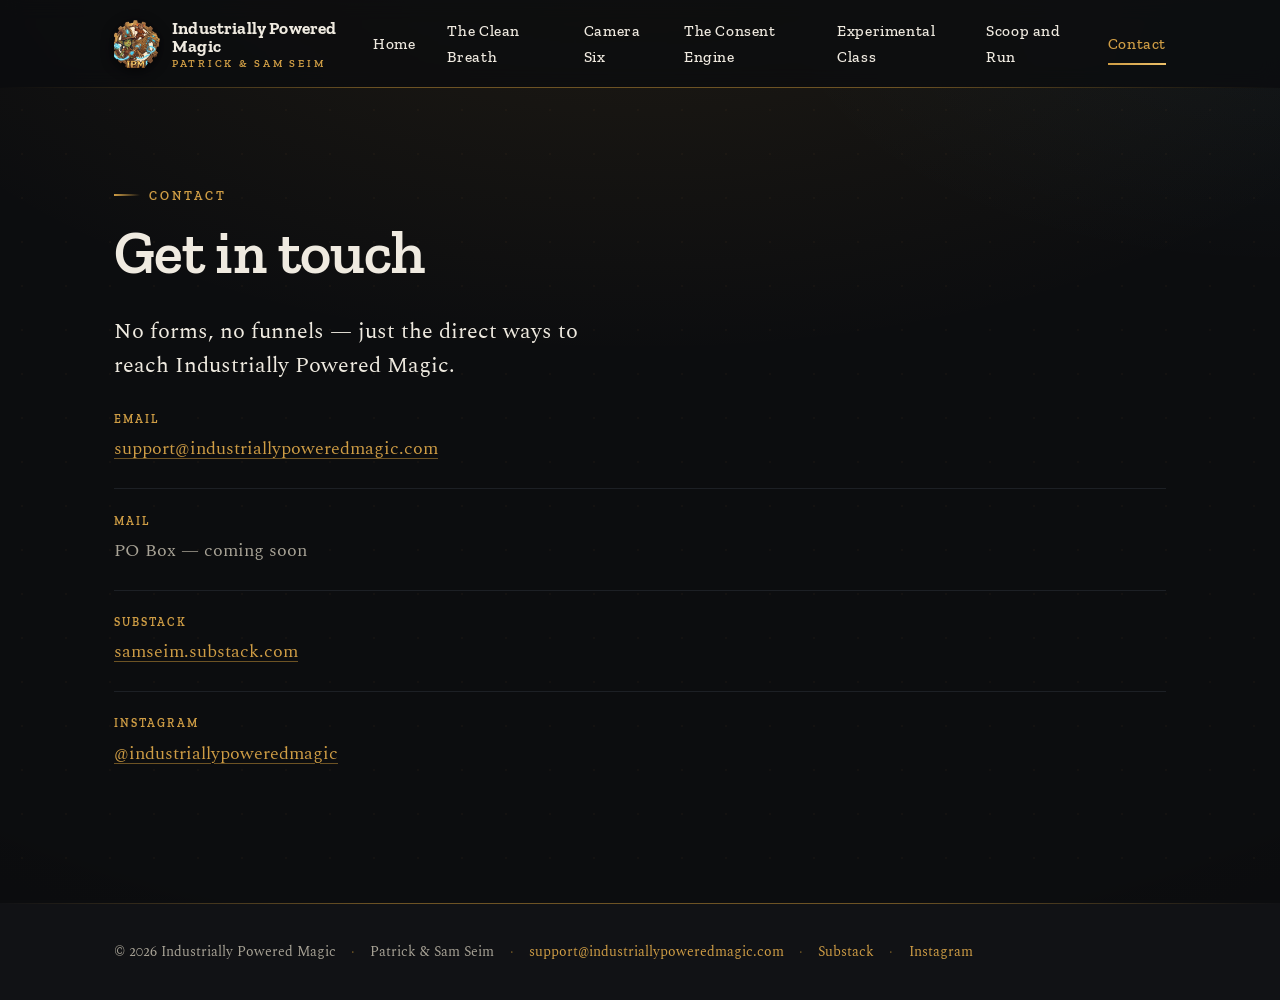
<file: contact.html>
<!DOCTYPE html>
<html lang="en">
<head>
  <meta charset="UTF-8">
  <meta name="viewport" content="width=device-width, initial-scale=1">
  <title>Contact — Industrially Powered Magic</title>
  <meta name="description" content="Contact Industrially Powered Magic — email Patrick &amp; Sam Seim, find them on Substack, or reach the imprint by mail.">

  <meta property="og:type" content="website">
  <meta property="og:site_name" content="Industrially Powered Magic">
  <meta property="og:title" content="Contact — Industrially Powered Magic">
  <meta property="og:description" content="Email Patrick &amp; Sam Seim, find them on Substack, or reach the imprint by mail.">
  <meta property="og:image" content="images/ipm-logo.png">
  <meta name="twitter:card" content="summary_large_image">

  <link rel="icon" href="images/favicon-32.png" sizes="32x32" type="image/png">
  <link rel="icon" href="images/favicon-64.png" sizes="64x64" type="image/png">
  <link rel="apple-touch-icon" href="images/favicon-180.png">
  <link rel="preconnect" href="https://fonts.googleapis.com">
  <link rel="preconnect" href="https://fonts.gstatic.com" crossorigin>
  <link href="https://fonts.googleapis.com/css2?family=Spectral:ital,wght@0,400;0,600;1,400&amp;family=Zilla+Slab:wght@500;600;700&amp;display=swap" rel="stylesheet">
  <link rel="stylesheet" href="css/style.css">
</head>
<body>
  <a class="skip-link" href="#main">Skip to content</a>

  <!-- ===== SHARED HEADER (keep identical across pages) ===== -->
  <header class="site-header">
    <div class="wrap site-header__inner" data-open="false">
      <a class="brand" href="index.html">
        <img class="brand__logo" src="images/logo-badge.png" alt="Industrially Powered Magic logo" width="46" height="48">
        <span class="brand__name">Industrially Powered Magic<span>Patrick &amp; Sam Seim</span></span>
      </a>
      <button class="nav-toggle" type="button" aria-expanded="false" aria-controls="site-nav">
        <span class="nav-toggle__bars" aria-hidden="true"></span> Menu
      </button>
      <nav class="site-nav" id="site-nav" aria-label="Primary">
        <ul>
          <li><a href="index.html">Home</a></li>
          <li><a href="clean-breath.html">The Clean Breath</a></li>
          <li><a href="camera-six.html">Camera Six</a></li>
          <li><a href="consent-engine.html">The Consent Engine</a></li>
          <li><a href="experimental-class.html">Experimental Class</a></li>
          <li><a href="scoop-and-run.html">Scoop and Run</a></li>
          <li><a href="contact.html" aria-current="page">Contact</a></li>
        </ul>
      </nav>
    </div>
  </header>
  <!-- ===== /SHARED HEADER ===== -->

  <main id="main">
    <section class="section">
      <div class="wrap">
        <p class="eyebrow">Contact</p>
        <h1>Get in touch</h1>
        <p class="lede">No forms, no funnels — just the direct ways to reach Industrially Powered Magic.</p>

        <ul class="contact-list">
          <li>
            <span class="label">Email</span>
            <span class="value"><a href="mailto:support@industriallypoweredmagic.com">support@industriallypoweredmagic.com</a></span>
          </li>
          <li>
            <span class="label">Mail</span>
            <!-- MAILING ADDRESS PLACEHOLDER — replace this block with the real PO Box when assigned -->
            <span class="value muted">PO Box — coming soon</span>
          </li>
          <li>
            <span class="label">Substack</span>
            <span class="value"><a href="https://samseim.substack.com/">samseim.substack.com</a></span>
          </li>
          <li>
            <span class="label">Instagram</span>
            <span class="value"><a href="https://www.instagram.com/industriallypoweredmagic/">@industriallypoweredmagic</a></span>
          </li>
        </ul>
      </div>
    </section>
  </main>

  <!-- ===== SHARED FOOTER (keep identical across pages) ===== -->
  <footer class="site-footer">
    <div class="wrap site-footer__inner">
      <span>&copy; 2026 Industrially Powered Magic</span>
      <span class="sep" aria-hidden="true">·</span>
      <span>Patrick &amp; Sam Seim</span>
      <span class="sep" aria-hidden="true">·</span>
      <a href="mailto:support@industriallypoweredmagic.com">support@industriallypoweredmagic.com</a>
      <span class="sep" aria-hidden="true">·</span>
      <a href="https://samseim.substack.com/">Substack</a>
      <span class="sep" aria-hidden="true">·</span>
      <a href="https://www.instagram.com/industriallypoweredmagic/">Instagram</a>
    </div>
  </footer>
  <!-- ===== /SHARED FOOTER ===== -->

  <!-- Progressive enhancement: mobile nav toggle only. Keep identical across pages. -->
  <script>
    (function () {
      var inner = document.querySelector('.site-header__inner');
      var btn = document.querySelector('.nav-toggle');
      if (!btn || !inner) return;
      btn.addEventListener('click', function () {
        var open = inner.getAttribute('data-open') === 'true';
        inner.setAttribute('data-open', String(!open));
        btn.setAttribute('aria-expanded', String(!open));
      });
    })();
  </script>
</body>
</html>
</file>
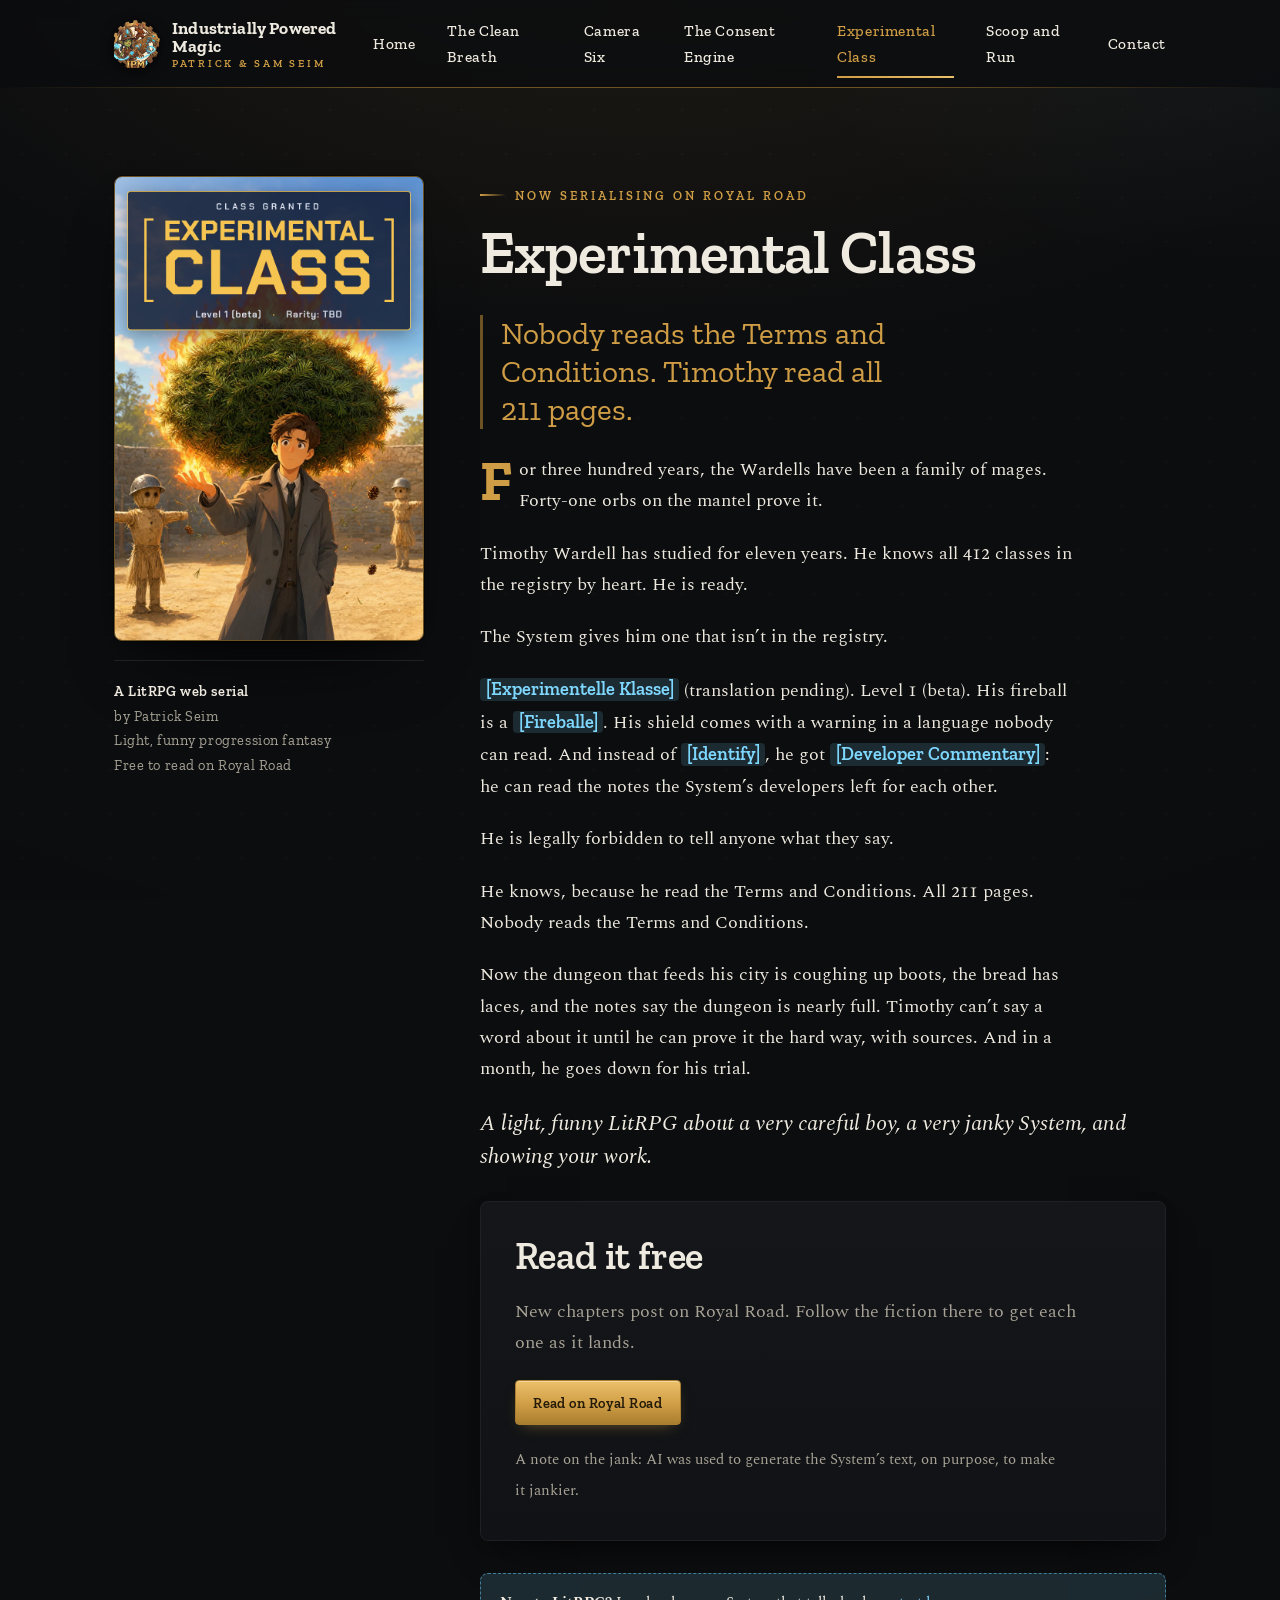
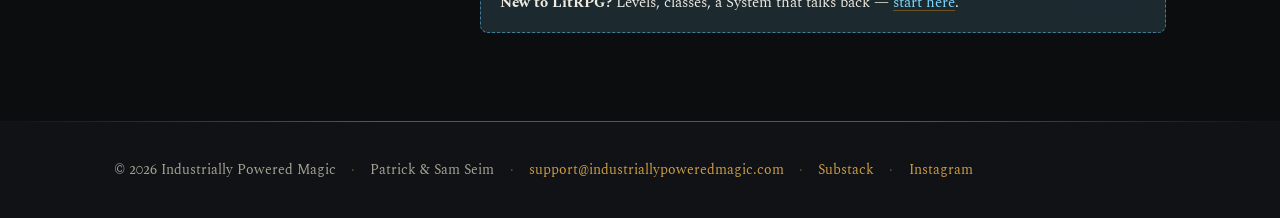
<file: experimental-class.html>
<!DOCTYPE html>
<html lang="en">
<head>
  <meta charset="UTF-8">
  <meta name="viewport" content="width=device-width, initial-scale=1">
  <title>Experimental Class — a LitRPG serial on Royal Road — Industrially Powered Magic</title>
  <meta name="description" content="Experimental Class by Patrick Seim — a light, funny LitRPG about a very careful boy, a very janky System, and showing your work. Free to read on Royal Road.">

  <meta property="og:type" content="book">
  <meta property="og:site_name" content="Industrially Powered Magic">
  <meta property="og:title" content="Experimental Class — a LitRPG serial by Patrick Seim">
  <meta property="og:description" content="Timothy Wardell knows all 412 classes in the registry by heart. The System gives him one that isn't in it. Free to read on Royal Road.">
  <meta property="og:image" content="images/cover-experimental-class.jpg">
  <meta name="twitter:card" content="summary_large_image">

  <link rel="icon" href="images/favicon-32.png" sizes="32x32" type="image/png">
  <link rel="icon" href="images/favicon-64.png" sizes="64x64" type="image/png">
  <link rel="apple-touch-icon" href="images/favicon-180.png">
  <link rel="preconnect" href="https://fonts.googleapis.com">
  <link rel="preconnect" href="https://fonts.gstatic.com" crossorigin>
  <link href="https://fonts.googleapis.com/css2?family=Spectral:ital,wght@0,400;0,600;1,400&amp;family=Zilla+Slab:wght@500;600;700&amp;display=swap" rel="stylesheet">
  <link rel="stylesheet" href="css/style.css">

  <style>
    /* System text: the bracketed [Skill] names, drawn in the arcane-blue current. */
    .sys {
      font-family: var(--font-display);
      font-weight: 600;
      color: var(--arc);
      background: var(--arc-ghost);
      border-radius: var(--r-sm);
      padding: 0.02em 0.3em;
      white-space: nowrap;
    }
    /* Royal Road covers are 2:3, not the 1:1.6 of the print books. */
    .cover--rr { aspect-ratio: 2 / 3; height: auto; }
    .newcomer {
      margin-top: 2rem;
      padding: 1rem 1.2rem;
      border: 1px dashed var(--arc-dim);
      border-radius: var(--r-md);
      background: var(--arc-ghost);
      font-size: 0.95rem;
    }
    .newcomer p { margin: 0; }
    .newcomer a { color: var(--arc); }
  </style>
</head>
<body>
  <a class="skip-link" href="#main">Skip to content</a>

  <!-- ===== SHARED HEADER (keep identical across pages) ===== -->
  <header class="site-header">
    <div class="wrap site-header__inner" data-open="false">
      <a class="brand" href="index.html">
        <img class="brand__logo" src="images/logo-badge.png" alt="Industrially Powered Magic logo" width="46" height="48">
        <span class="brand__name">Industrially Powered Magic<span>Patrick &amp; Sam Seim</span></span>
      </a>
      <button class="nav-toggle" type="button" aria-expanded="false" aria-controls="site-nav">
        <span class="nav-toggle__bars" aria-hidden="true"></span> Menu
      </button>
      <nav class="site-nav" id="site-nav" aria-label="Primary">
        <ul>
          <li><a href="index.html">Home</a></li>
          <li><a href="clean-breath.html">The Clean Breath</a></li>
          <li><a href="camera-six.html">Camera Six</a></li>
          <li><a href="consent-engine.html">The Consent Engine</a></li>
          <li><a href="experimental-class.html" aria-current="page">Experimental Class</a></li>
          <li><a href="scoop-and-run.html">Scoop and Run</a></li>
          <li><a href="contact.html">Contact</a></li>
        </ul>
      </nav>
    </div>
  </header>
  <!-- ===== /SHARED HEADER ===== -->

  <main id="main">
    <section class="section">
      <div class="wrap">
        <div class="book-layout">

          <div class="book-cover-col">
            <img class="cover cover--framed cover--rr" src="images/cover-experimental-class.jpg" alt="Experimental Class — cover art: a puzzled young mage in a grey coat stands in a training yard beneath a flaming ball of fir branches, under a System panel reading Class Granted, Experimental Class, Level 1 (beta), Rarity: TBD" width="300" height="450">
            <p class="book-meta">
              <strong>A LitRPG web serial</strong><br>
              by Patrick Seim<br>
              Light, funny progression fantasy<br>
              Free to read on Royal Road
            </p>
          </div>

          <div>
            <p class="eyebrow">Now serialising on Royal Road</p>
            <h1>Experimental Class</h1>
            <p class="tagline">Nobody reads the Terms and Conditions. Timothy read all 211 pages.</p>

            <div class="prose">
              <p>For three hundred years, the Wardells have been a family of mages. Forty-one orbs on the mantel prove it.</p>
              <p>Timothy Wardell has studied for eleven years. He knows all 412 classes in the registry by heart. He is ready.</p>
              <p>The System gives him one that isn&rsquo;t in the registry.</p>
              <p><span class="sys">[Experimentelle Klasse]</span> (translation pending). Level 1 (beta). His fireball is a <span class="sys">[Fireballe]</span>. His shield comes with a warning in a language nobody can read. And instead of <span class="sys">[Identify]</span>, he got <span class="sys">[Developer Commentary]</span>: he can read the notes the System&rsquo;s developers left for each other.</p>
              <p>He is legally forbidden to tell anyone what they say.</p>
              <p>He knows, because he read the Terms and Conditions. All 211 pages. Nobody reads the Terms and Conditions.</p>
              <p>Now the dungeon that feeds his city is coughing up boots, the bread has laces, and the notes say the dungeon is nearly full. Timothy can&rsquo;t say a word about it until he can prove it the hard way, with sources. And in a month, he goes down for his trial.</p>
              <p class="lede"><em>A light, funny LitRPG about a very careful boy, a very janky System, and showing your work.</em></p>
            </div>

            <section class="buy" aria-labelledby="read-heading">
              <h2 id="read-heading">Read it free</h2>
              <p class="muted">New chapters post on Royal Road. Follow the fiction there to get each one as it lands.</p>
              <ul class="retailers">
                <li><a class="btn btn--primary" href="https://www.royalroad.com/fiction/199369/experimental-class/">Read on Royal Road</a></li>
              </ul>
              <p class="muted" style="margin-top:1.1rem; margin-bottom:0"><small>A note on the jank: AI was used to generate the System&rsquo;s text, on purpose, to make it jankier.</small></p>
            </section>

            <aside class="newcomer" aria-label="New to LitRPG">
              <p><strong>New to LitRPG?</strong> Levels, classes, a System that talks back &mdash; <a href="https://www.litrpgradar.com/faq">start here</a>.</p>
            </aside>
          </div>

        </div>
      </div>
    </section>
  </main>

  <!-- ===== SHARED FOOTER (keep identical across pages) ===== -->
  <footer class="site-footer">
    <div class="wrap site-footer__inner">
      <span>&copy; 2026 Industrially Powered Magic</span>
      <span class="sep" aria-hidden="true">·</span>
      <span>Patrick &amp; Sam Seim</span>
      <span class="sep" aria-hidden="true">·</span>
      <a href="mailto:support@industriallypoweredmagic.com">support@industriallypoweredmagic.com</a>
      <span class="sep" aria-hidden="true">·</span>
      <a href="https://samseim.substack.com/">Substack</a>
      <span class="sep" aria-hidden="true">·</span>
      <a href="https://www.instagram.com/industriallypoweredmagic/">Instagram</a>
    </div>
  </footer>
  <!-- ===== /SHARED FOOTER ===== -->

  <!-- Progressive enhancement: mobile nav toggle only. Keep identical across pages. -->
  <script>
    (function () {
      var inner = document.querySelector('.site-header__inner');
      var btn = document.querySelector('.nav-toggle');
      if (!btn || !inner) return;
      btn.addEventListener('click', function () {
        var open = inner.getAttribute('data-open') === 'true';
        inner.setAttribute('data-open', String(!open));
        btn.setAttribute('aria-expanded', String(!open));
      });
    })();
  </script>
</body>
</html>
</file>
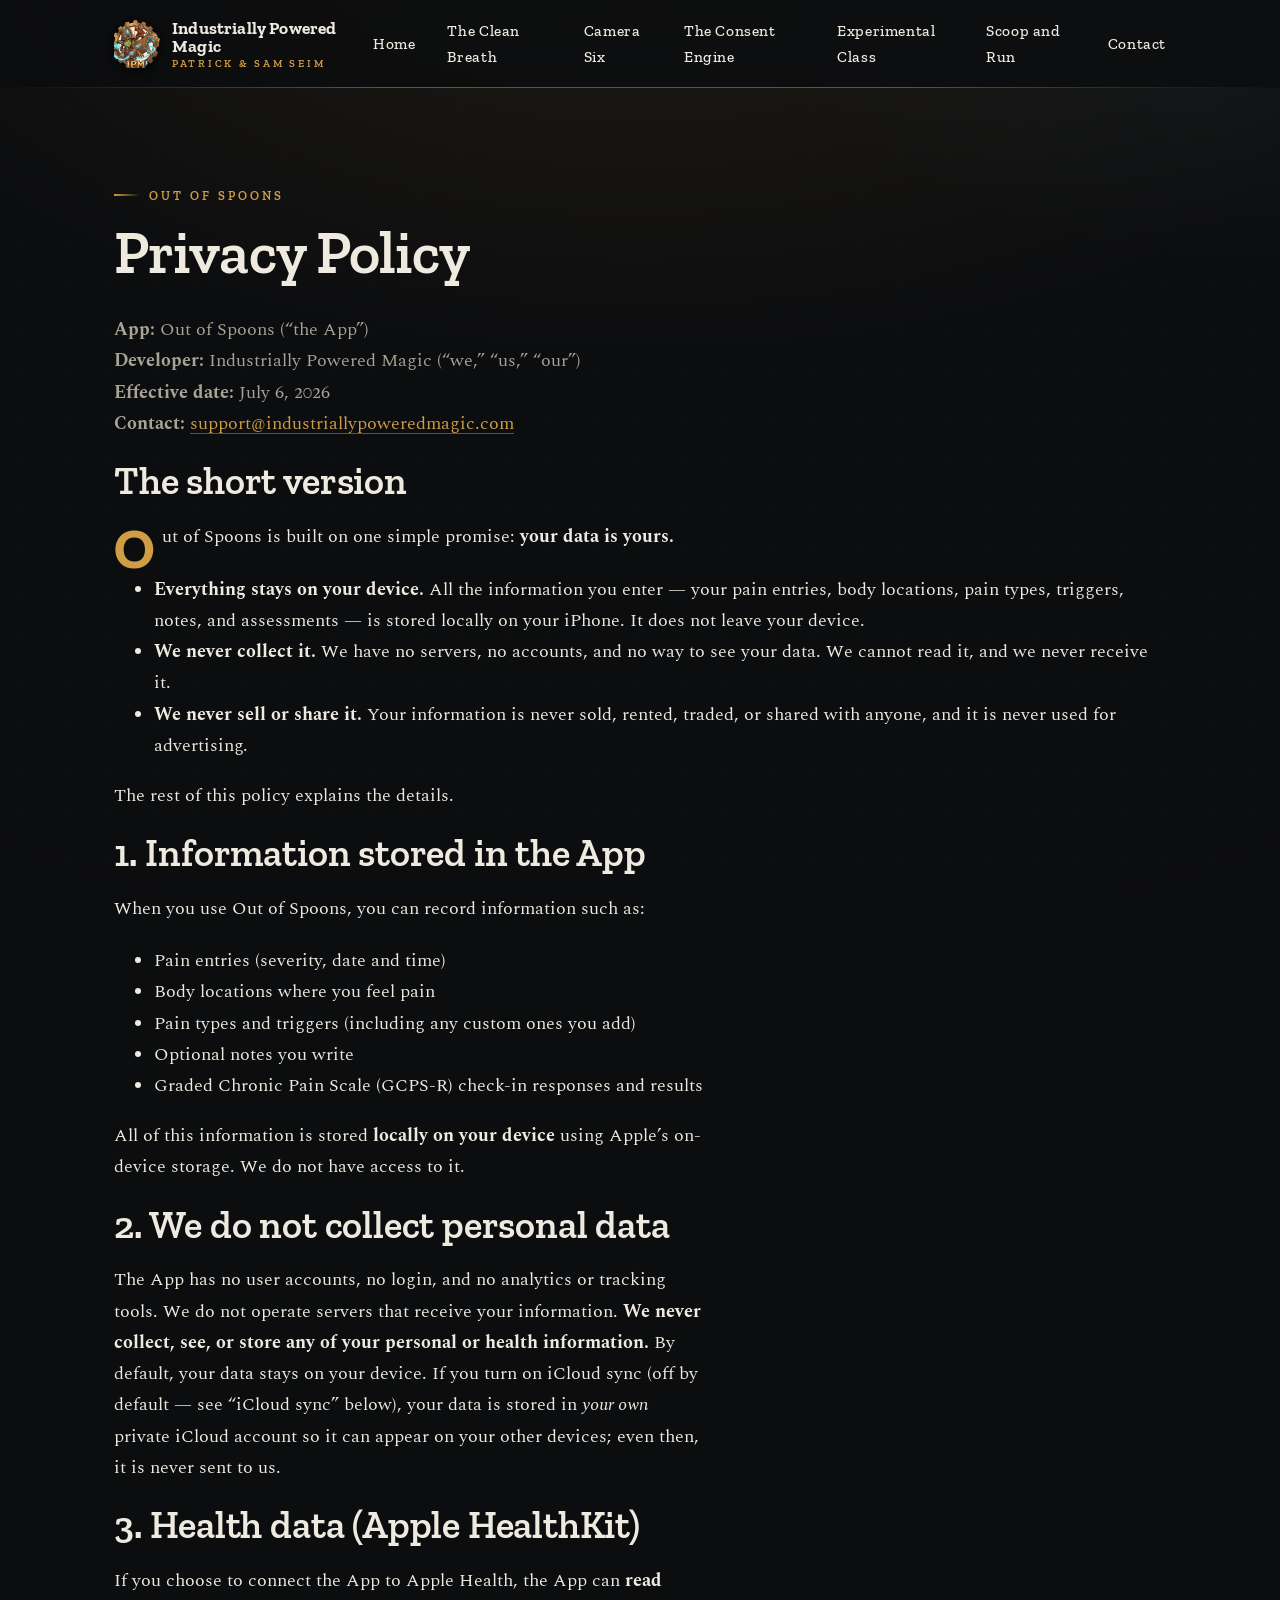
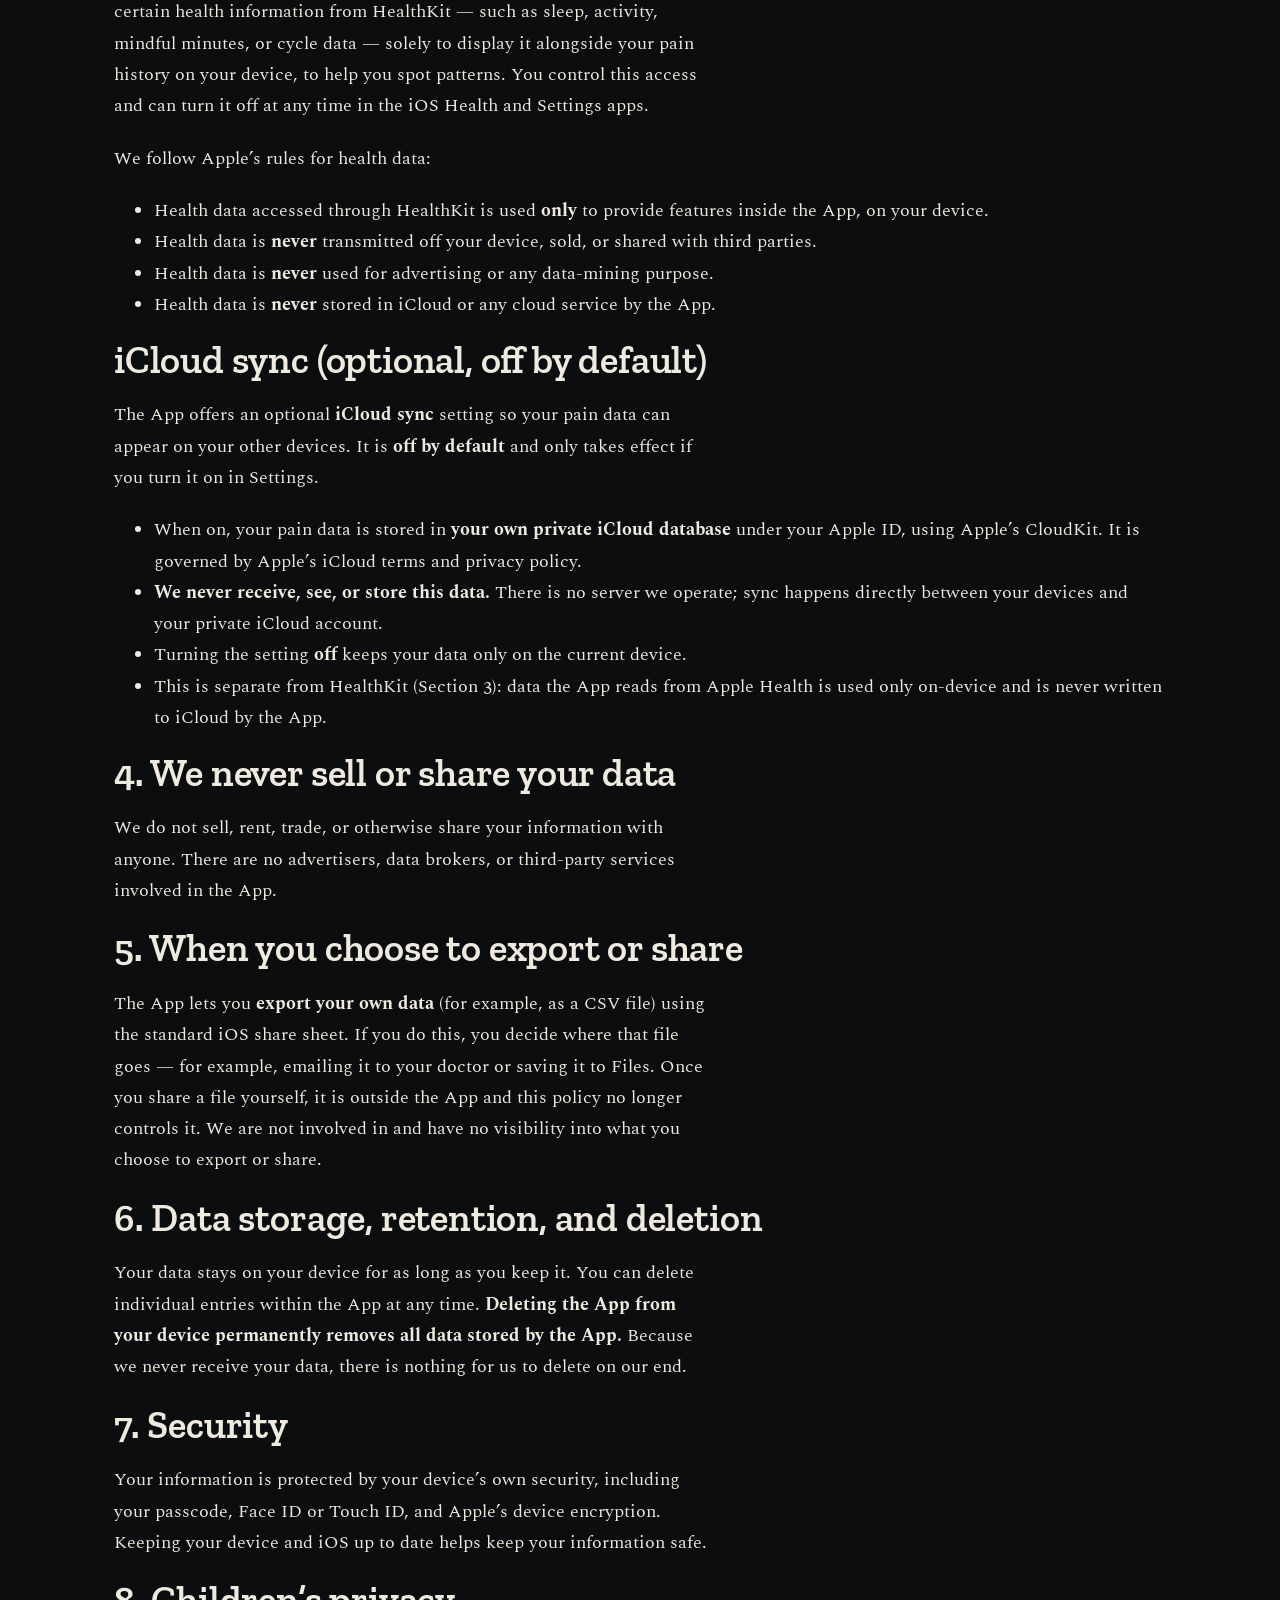
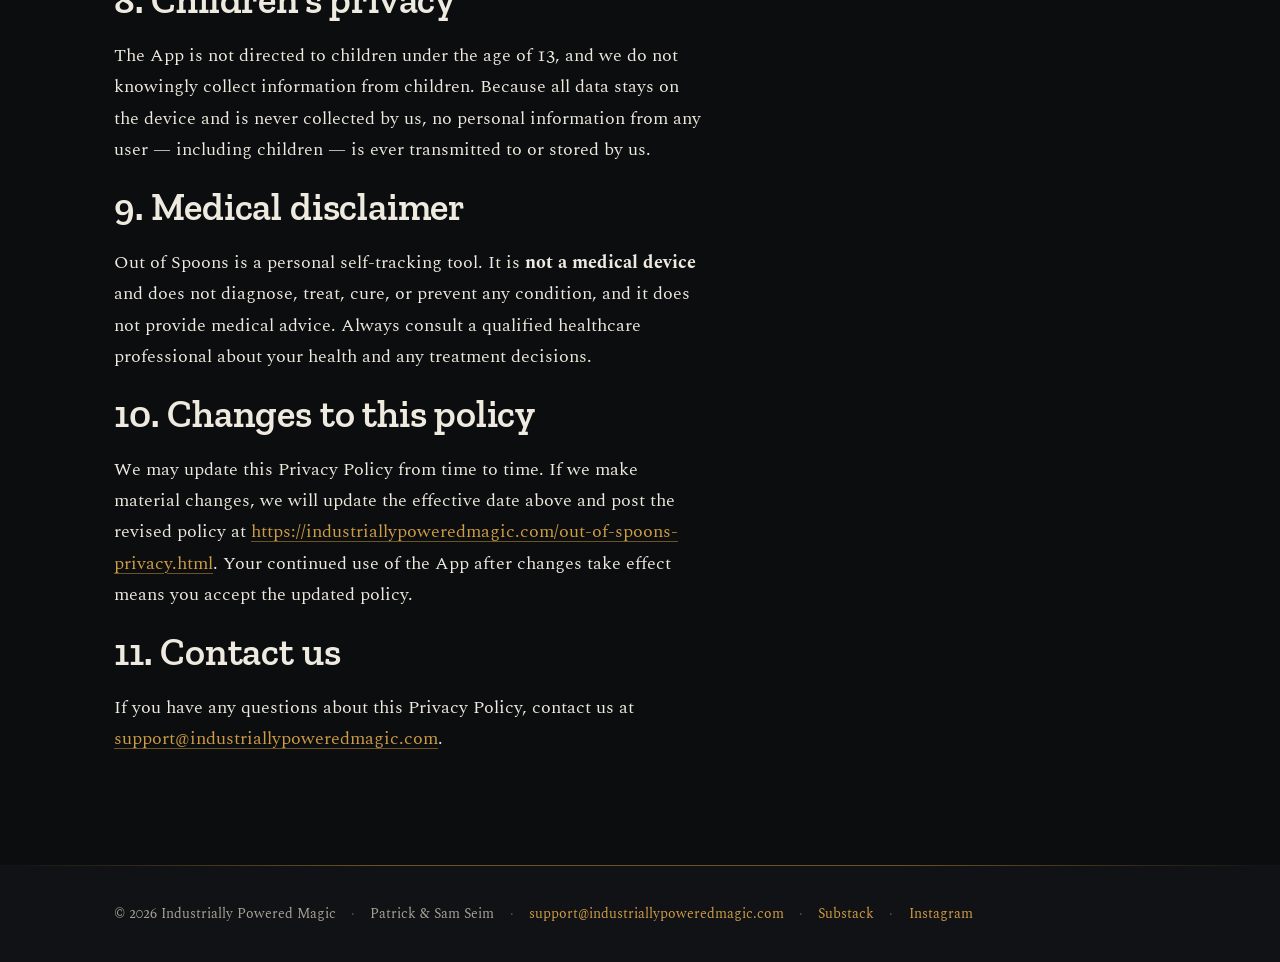
<file: out-of-spoons-privacy.html>
<!DOCTYPE html>
<html lang="en">
<head>
  <meta charset="UTF-8">
  <meta name="viewport" content="width=device-width, initial-scale=1">
  <title>Privacy Policy — Out of Spoons — Industrially Powered Magic</title>
  <meta name="description" content="Privacy policy for Out of Spoons, a pain-tracking iOS app by Industrially Powered Magic. Your data stays on your device — we never collect, sell, or share it.">

  <meta property="og:type" content="website">
  <meta property="og:site_name" content="Industrially Powered Magic">
  <meta property="og:title" content="Privacy Policy — Out of Spoons">
  <meta property="og:description" content="Your data is yours. Everything stays on your device — we never collect, sell, or share it.">

  <link rel="icon" href="images/favicon-32.png" sizes="32x32" type="image/png">
  <link rel="icon" href="images/favicon-64.png" sizes="64x64" type="image/png">
  <link rel="apple-touch-icon" href="images/favicon-180.png">
  <link rel="preconnect" href="https://fonts.googleapis.com">
  <link rel="preconnect" href="https://fonts.gstatic.com" crossorigin>
  <link href="https://fonts.googleapis.com/css2?family=Spectral:ital,wght@0,400;0,600;1,400&amp;family=Zilla+Slab:wght@500;600;700&amp;display=swap" rel="stylesheet">
  <link rel="stylesheet" href="css/style.css">
</head>
<body>
  <a class="skip-link" href="#main">Skip to content</a>

  <!-- ===== SHARED HEADER (keep identical across pages) ===== -->
  <header class="site-header">
    <div class="wrap site-header__inner" data-open="false">
      <a class="brand" href="index.html">
        <img class="brand__logo" src="images/logo-badge.png" alt="Industrially Powered Magic logo" width="46" height="48">
        <span class="brand__name">Industrially Powered Magic<span>Patrick &amp; Sam Seim</span></span>
      </a>
      <button class="nav-toggle" type="button" aria-expanded="false" aria-controls="site-nav">
        <span class="nav-toggle__bars" aria-hidden="true"></span> Menu
      </button>
      <nav class="site-nav" id="site-nav" aria-label="Primary">
        <ul>
          <li><a href="index.html">Home</a></li>
          <li><a href="clean-breath.html">The Clean Breath</a></li>
          <li><a href="camera-six.html">Camera Six</a></li>
          <li><a href="consent-engine.html">The Consent Engine</a></li>
          <li><a href="experimental-class.html">Experimental Class</a></li>
          <li><a href="scoop-and-run.html">Scoop and Run</a></li>
          <li><a href="contact.html">Contact</a></li>
        </ul>
      </nav>
    </div>
  </header>
  <!-- ===== /SHARED HEADER ===== -->

  <main id="main">
    <section class="section">
      <div class="wrap">
        <p class="eyebrow">Out of Spoons</p>
        <h1>Privacy Policy</h1>
        <p class="muted">
          <strong>App:</strong> Out of Spoons (&ldquo;the App&rdquo;)<br>
          <strong>Developer:</strong> Industrially Powered Magic (&ldquo;we,&rdquo; &ldquo;us,&rdquo; &ldquo;our&rdquo;)<br>
          <strong>Effective date:</strong> July 6, 2026<br>
          <strong>Contact:</strong> <a href="mailto:support@industriallypoweredmagic.com">support@industriallypoweredmagic.com</a>
        </p>

        <div class="prose">
          <h2>The short version</h2>
          <p>Out of Spoons is built on one simple promise: <strong>your data is yours.</strong></p>
          <ul>
            <li><strong>Everything stays on your device.</strong> All the information you enter — your pain entries, body locations, pain types, triggers, notes, and assessments — is stored locally on your iPhone. It does not leave your device.</li>
            <li><strong>We never collect it.</strong> We have no servers, no accounts, and no way to see your data. We cannot read it, and we never receive it.</li>
            <li><strong>We never sell or share it.</strong> Your information is never sold, rented, traded, or shared with anyone, and it is never used for advertising.</li>
          </ul>
          <p>The rest of this policy explains the details.</p>

          <h2>1. Information stored in the App</h2>
          <p>When you use Out of Spoons, you can record information such as:</p>
          <ul>
            <li>Pain entries (severity, date and time)</li>
            <li>Body locations where you feel pain</li>
            <li>Pain types and triggers (including any custom ones you add)</li>
            <li>Optional notes you write</li>
            <li>Graded Chronic Pain Scale (GCPS-R) check-in responses and results</li>
          </ul>
          <p>All of this information is stored <strong>locally on your device</strong> using Apple&rsquo;s on-device storage. We do not have access to it.</p>

          <h2>2. We do not collect personal data</h2>
          <p>The App has no user accounts, no login, and no analytics or tracking tools. We do not operate servers that receive your information. <strong>We never collect, see, or store any of your personal or health information.</strong> By default, your data stays on your device. If you turn on iCloud sync (off by default — see &ldquo;iCloud sync&rdquo; below), your data is stored in <em>your own</em> private iCloud account so it can appear on your other devices; even then, it is never sent to us.</p>

          <h2>3. Health data (Apple HealthKit)</h2>
          <p>If you choose to connect the App to Apple Health, the App can <strong>read</strong> certain health information from HealthKit — such as sleep, activity, mindful minutes, or cycle data — solely to display it alongside your pain history on your device, to help you spot patterns. You control this access and can turn it off at any time in the iOS Health and Settings apps.</p>
          <p>We follow Apple&rsquo;s rules for health data:</p>
          <ul>
            <li>Health data accessed through HealthKit is used <strong>only</strong> to provide features inside the App, on your device.</li>
            <li>Health data is <strong>never</strong> transmitted off your device, sold, or shared with third parties.</li>
            <li>Health data is <strong>never</strong> used for advertising or any data-mining purpose.</li>
            <li>Health data is <strong>never</strong> stored in iCloud or any cloud service by the App.</li>
          </ul>

          <h2>iCloud sync (optional, off by default)</h2>
          <p>The App offers an optional <strong>iCloud sync</strong> setting so your pain data can appear on your other devices. It is <strong>off by default</strong> and only takes effect if you turn it on in Settings.</p>
          <ul>
            <li>When on, your pain data is stored in <strong>your own private iCloud database</strong> under your Apple ID, using Apple&rsquo;s CloudKit. It is governed by Apple&rsquo;s iCloud terms and privacy policy.</li>
            <li><strong>We never receive, see, or store this data.</strong> There is no server we operate; sync happens directly between your devices and your private iCloud account.</li>
            <li>Turning the setting <strong>off</strong> keeps your data only on the current device.</li>
            <li>This is separate from HealthKit (Section 3): data the App reads from Apple Health is used only on-device and is never written to iCloud by the App.</li>
          </ul>

          <h2>4. We never sell or share your data</h2>
          <p>We do not sell, rent, trade, or otherwise share your information with anyone. There are no advertisers, data brokers, or third-party services involved in the App.</p>

          <h2>5. When you choose to export or share</h2>
          <p>The App lets you <strong>export your own data</strong> (for example, as a CSV file) using the standard iOS share sheet. If you do this, you decide where that file goes — for example, emailing it to your doctor or saving it to Files. Once you share a file yourself, it is outside the App and this policy no longer controls it. We are not involved in and have no visibility into what you choose to export or share.</p>

          <h2>6. Data storage, retention, and deletion</h2>
          <p>Your data stays on your device for as long as you keep it. You can delete individual entries within the App at any time. <strong>Deleting the App from your device permanently removes all data stored by the App.</strong> Because we never receive your data, there is nothing for us to delete on our end.</p>

          <h2>7. Security</h2>
          <p>Your information is protected by your device&rsquo;s own security, including your passcode, Face ID or Touch ID, and Apple&rsquo;s device encryption. Keeping your device and iOS up to date helps keep your information safe.</p>

          <h2>8. Children&rsquo;s privacy</h2>
          <p>The App is not directed to children under the age of 13, and we do not knowingly collect information from children. Because all data stays on the device and is never collected by us, no personal information from any user — including children — is ever transmitted to or stored by us.</p>

          <h2>9. Medical disclaimer</h2>
          <p>Out of Spoons is a personal self-tracking tool. It is <strong>not a medical device</strong> and does not diagnose, treat, cure, or prevent any condition, and it does not provide medical advice. Always consult a qualified healthcare professional about your health and any treatment decisions.</p>

          <h2>10. Changes to this policy</h2>
          <p>We may update this Privacy Policy from time to time. If we make material changes, we will update the effective date above and post the revised policy at <a href="https://industriallypoweredmagic.com/out-of-spoons-privacy.html">https://industriallypoweredmagic.com/out-of-spoons-privacy.html</a>. Your continued use of the App after changes take effect means you accept the updated policy.</p>

          <h2>11. Contact us</h2>
          <p>If you have any questions about this Privacy Policy, contact us at <a href="mailto:support@industriallypoweredmagic.com">support@industriallypoweredmagic.com</a>.</p>
        </div>
      </div>
    </section>
  </main>

  <!-- ===== SHARED FOOTER (keep identical across pages) ===== -->
  <footer class="site-footer">
    <div class="wrap site-footer__inner">
      <span>&copy; 2026 Industrially Powered Magic</span>
      <span class="sep" aria-hidden="true">·</span>
      <span>Patrick &amp; Sam Seim</span>
      <span class="sep" aria-hidden="true">·</span>
      <a href="mailto:support@industriallypoweredmagic.com">support@industriallypoweredmagic.com</a>
      <span class="sep" aria-hidden="true">·</span>
      <a href="https://samseim.substack.com/">Substack</a>
      <span class="sep" aria-hidden="true">·</span>
      <a href="https://www.instagram.com/industriallypoweredmagic/">Instagram</a>
    </div>
  </footer>
  <!-- ===== /SHARED FOOTER ===== -->

  <!-- Progressive enhancement: mobile nav toggle only. Keep identical across pages. -->
  <script>
    (function () {
      var inner = document.querySelector('.site-header__inner');
      var btn = document.querySelector('.nav-toggle');
      if (!btn || !inner) return;
      btn.addEventListener('click', function () {
        var open = inner.getAttribute('data-open') === 'true';
        inner.setAttribute('data-open', String(!open));
        btn.setAttribute('aria-expanded', String(!open));
      });
    })();
  </script>
</body>
</html>
</file>
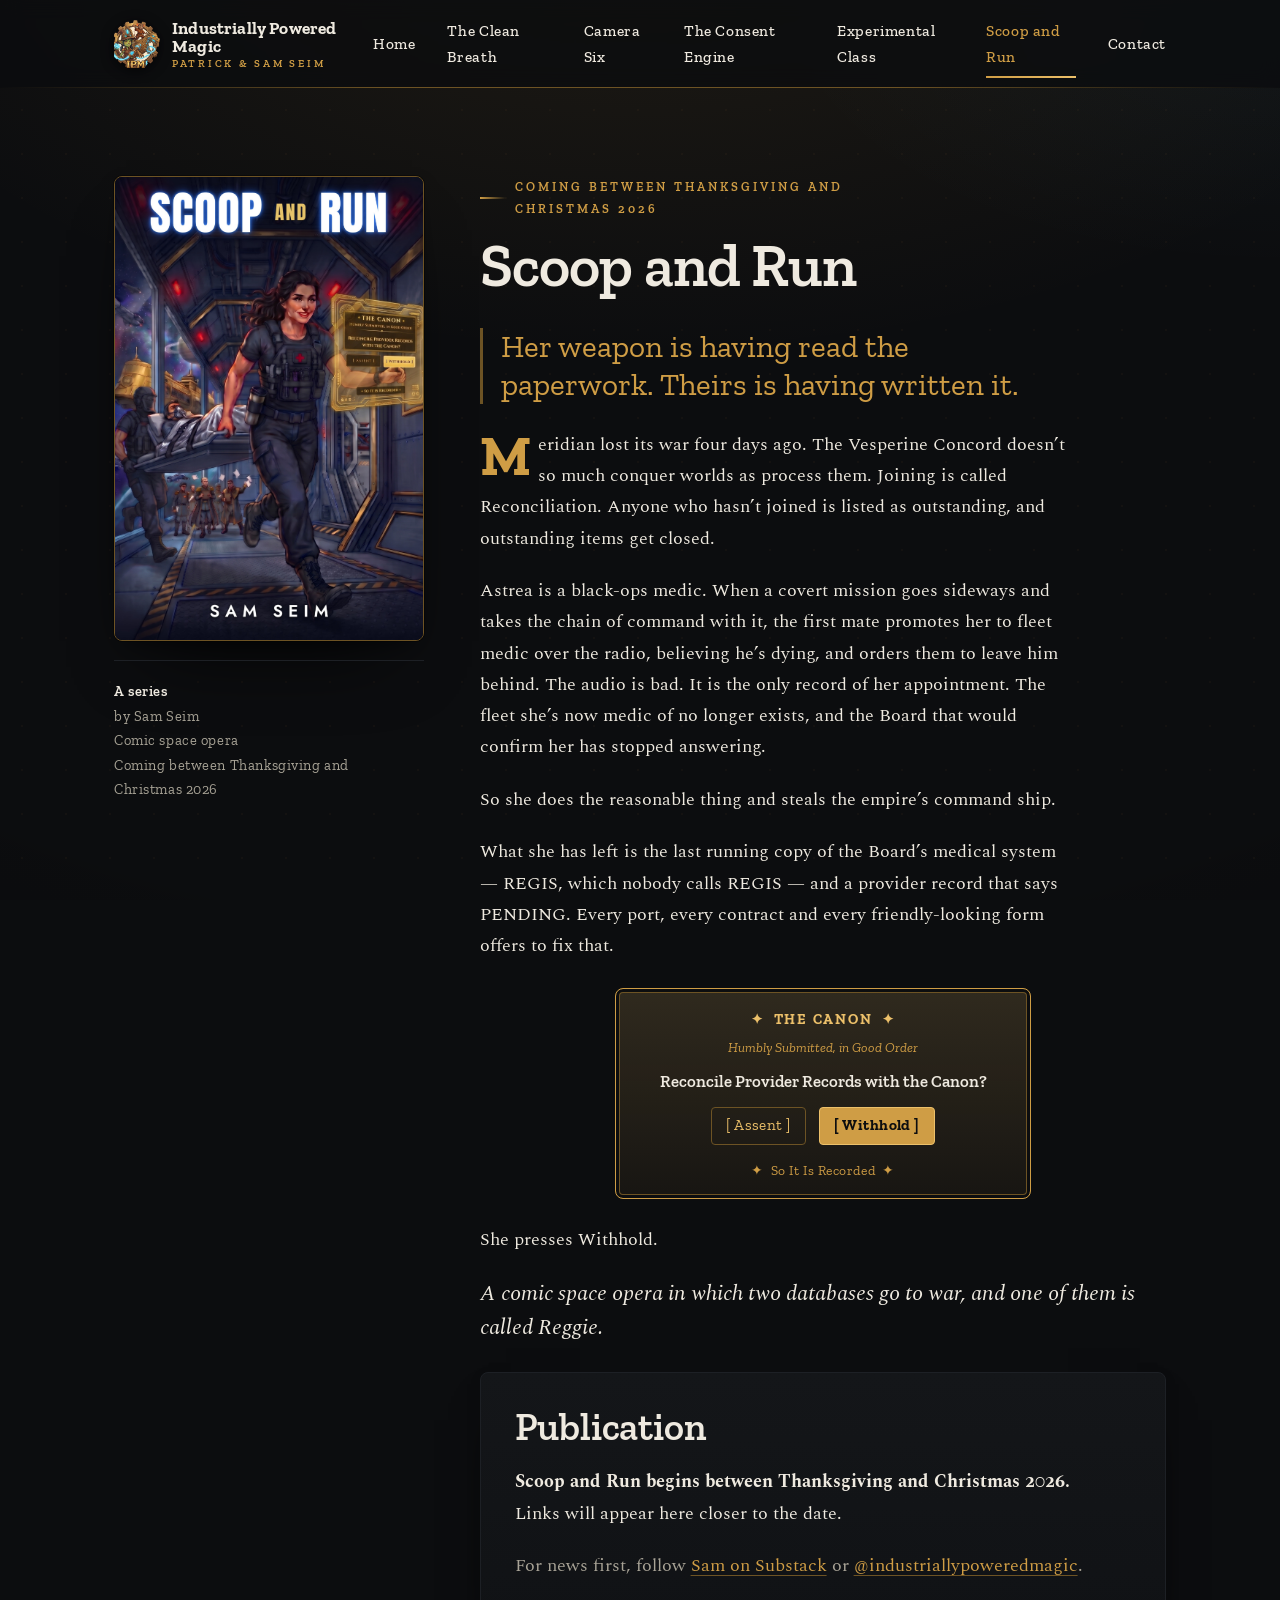
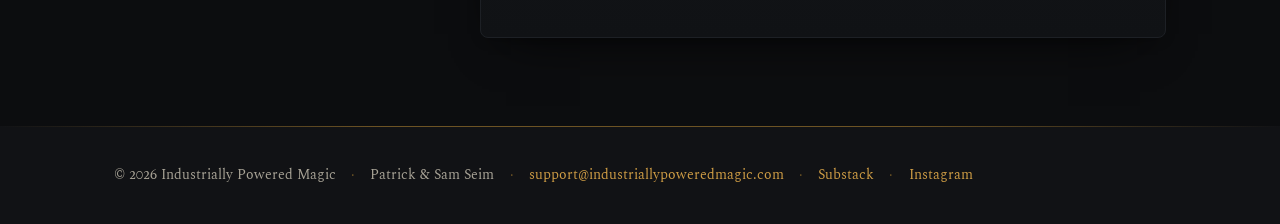
<file: scoop-and-run.html>
<!DOCTYPE html>
<html lang="en">
<head>
  <meta charset="UTF-8">
  <meta name="viewport" content="width=device-width, initial-scale=1">
  <title>Scoop and Run — a comic space opera by Sam Seim — Industrially Powered Magic</title>
  <meta name="description" content="Scoop and Run by Sam Seim — a comic space opera in which two databases go to war, and one of them is called Reggie. Coming between Thanksgiving and Christmas 2026.">

  <meta property="og:type" content="book">
  <meta property="og:site_name" content="Industrially Powered Magic">
  <meta property="og:title" content="Scoop and Run — a comic space opera by Sam Seim">
  <meta property="og:description" content="Her weapon is having read the paperwork. Theirs is having written it. Coming between Thanksgiving and Christmas 2026.">
  <meta property="og:image" content="images/scoop_and_run_cover_anton_canon_v7_20261028.jpg">
  <meta name="twitter:card" content="summary_large_image">

  <link rel="icon" href="images/favicon-32.png" sizes="32x32" type="image/png">
  <link rel="icon" href="images/favicon-64.png" sizes="64x64" type="image/png">
  <link rel="apple-touch-icon" href="images/favicon-180.png">
  <link rel="preconnect" href="https://fonts.googleapis.com">
  <link rel="preconnect" href="https://fonts.gstatic.com" crossorigin>
  <link href="https://fonts.googleapis.com/css2?family=Spectral:ital,wght@0,400;0,600;1,400&amp;family=Zilla+Slab:wght@500;600;700&amp;display=swap" rel="stylesheet">
  <link rel="stylesheet" href="css/style.css">

  <style>
    /* The cover is 2:3, not the 1:1.6 of the print books. */
    .cover--23 { aspect-ratio: 2 / 3; height: auto; }
    /* The Canon's prompt: gold glass, framed in gold, as on the cover. */
    .canon {
      max-width: 26rem;
      margin: 1.6rem auto;
      padding: 1.1rem 1.3rem 1rem;
      border: 1px solid var(--brass);
      border-radius: var(--r-md);
      background: linear-gradient(180deg, rgba(236, 192, 106, 0.16), rgba(207, 157, 69, 0.06));
      box-shadow: inset 0 0 0 3px var(--ink), inset 0 0 0 4px var(--brass-dim);
      font-family: var(--font-display);
      text-align: center;
      color: var(--brass-hi);
    }
    .canon__seal { margin: 0; font-weight: 700; letter-spacing: 0.12em; font-size: 0.9rem; }
    .canon__open, .canon__close { margin: 0.3rem 0 0; font-size: 0.85rem; font-style: italic; color: var(--brass); }
    .canon__close { margin: 0.9rem 0 0; font-style: normal; letter-spacing: 0.04em; }
    .canon__q { margin: 0.7rem 0 0.9rem; color: var(--paper); font-weight: 600; font-size: 1.05rem; line-height: 1.35; }
    .canon__btns { display: flex; justify-content: center; gap: 0.8rem; margin: 0; padding: 0; list-style: none; }
    .canon__btns li {
      margin: 0;
      padding: 0.3rem 0.9rem;
      border: 1px solid var(--brass-dim);
      border-radius: var(--r-sm);
      font-size: 0.95rem;
      letter-spacing: 0.03em;
    }
    /* Second half of the synopsis: no second drop cap. */
    .prose--cont > p:first-of-type::first-letter { all: unset; }
    .canon__btns .is-lit { background: var(--brass); color: var(--ink); border-color: var(--brass-hi); font-weight: 700; }
  </style>
</head>
<body>
  <a class="skip-link" href="#main">Skip to content</a>

  <!-- ===== SHARED HEADER (keep identical across pages) ===== -->
  <header class="site-header">
    <div class="wrap site-header__inner" data-open="false">
      <a class="brand" href="index.html">
        <img class="brand__logo" src="images/logo-badge.png" alt="Industrially Powered Magic logo" width="46" height="48">
        <span class="brand__name">Industrially Powered Magic<span>Patrick &amp; Sam Seim</span></span>
      </a>
      <button class="nav-toggle" type="button" aria-expanded="false" aria-controls="site-nav">
        <span class="nav-toggle__bars" aria-hidden="true"></span> Menu
      </button>
      <nav class="site-nav" id="site-nav" aria-label="Primary">
        <ul>
          <li><a href="index.html">Home</a></li>
          <li><a href="clean-breath.html">The Clean Breath</a></li>
          <li><a href="camera-six.html">Camera Six</a></li>
          <li><a href="consent-engine.html">The Consent Engine</a></li>
          <li><a href="experimental-class.html">Experimental Class</a></li>
          <li><a href="scoop-and-run.html" aria-current="page">Scoop and Run</a></li>
          <li><a href="contact.html">Contact</a></li>
        </ul>
      </nav>
    </div>
  </header>
  <!-- ===== /SHARED HEADER ===== -->

  <main id="main">
    <section class="section">
      <div class="wrap">
        <div class="book-layout">

          <div class="book-cover-col">
            <img class="cover cover--framed cover--23" src="images/scoop_and_run_cover_anton_canon_v7_20261028.jpg" alt="Scoop and Run by Sam Seim — cover art: a smiling medic in a black tactical vest with a red cross patch runs down a red-lit spaceship corridor carrying one end of a stretcher, beside a gilded screen from the Canon asking her to reconcile provider records, with the Withhold button lit; officers with clipboards stand far behind her as papers fly" width="300" height="450">
            <p class="book-meta">
              <strong>A series</strong><br>
              by Sam Seim<br>
              Comic space opera<br>
              Coming between Thanksgiving and Christmas 2026
            </p>
          </div>

          <div>
            <p class="eyebrow">Coming between Thanksgiving and Christmas 2026</p>
            <h1>Scoop and Run</h1>
            <p class="tagline">Her weapon is having read the paperwork. Theirs is having written it.</p>

            <div class="prose">
              <p>Meridian lost its war four days ago. The Vesperine Concord doesn&rsquo;t so much conquer worlds as process them. Joining is called Reconciliation. Anyone who hasn&rsquo;t joined is listed as outstanding, and outstanding items get closed.</p>
              <p>Astrea is a black-ops medic. When a covert mission goes sideways and takes the chain of command with it, the first mate promotes her to fleet medic over the radio, believing he&rsquo;s dying, and orders them to leave him behind. The audio is bad. It is the only record of her appointment. The fleet she&rsquo;s now medic of no longer exists, and the Board that would confirm her has stopped answering.</p>
              <p>So she does the reasonable thing and steals the empire&rsquo;s command ship.</p>
              <p>What she has left is the last running copy of the Board&rsquo;s medical system &mdash; REGIS, which nobody calls REGIS &mdash; and a provider record that says PENDING. Every port, every contract and every friendly-looking form offers to fix that.</p>
            </div>

            <div class="canon" role="img" aria-label="The Canon: Humbly Submitted, in Good Order. Reconcile Provider Records with the Canon? Assent, or Withhold. Withhold is lit. So It Is Recorded.">
              <p class="canon__seal">&#10022;&nbsp; THE CANON &nbsp;&#10022;</p>
              <p class="canon__open">Humbly Submitted, in Good Order</p>
              <p class="canon__q">Reconcile Provider Records with the Canon?</p>
              <ul class="canon__btns">
                <li>[ Assent ]</li>
                <li class="is-lit">[ Withhold ]</li>
              </ul>
              <p class="canon__close">&#10022;&nbsp; So It Is Recorded &nbsp;&#10022;</p>
            </div>

            <div class="prose prose--cont">
              <p>She presses Withhold.</p>
              <p class="lede"><em>A comic space opera in which two databases go to war, and one of them is called Reggie.</em></p>
            </div>

            <section class="buy" aria-labelledby="pub-heading">
              <h2 id="pub-heading">Publication</h2>
              <p><strong>Scoop and Run begins between Thanksgiving and Christmas 2026.</strong> Links will appear here closer to the date.</p>
              <p class="muted">For news first, follow <a href="https://samseim.substack.com/">Sam on Substack</a> or <a href="https://www.instagram.com/industriallypoweredmagic/">@industriallypoweredmagic</a>.</p>
            </section>
          </div>

        </div>
      </div>
    </section>
  </main>

  <!-- ===== SHARED FOOTER (keep identical across pages) ===== -->
  <footer class="site-footer">
    <div class="wrap site-footer__inner">
      <span>&copy; 2026 Industrially Powered Magic</span>
      <span class="sep" aria-hidden="true">·</span>
      <span>Patrick &amp; Sam Seim</span>
      <span class="sep" aria-hidden="true">·</span>
      <a href="mailto:support@industriallypoweredmagic.com">support@industriallypoweredmagic.com</a>
      <span class="sep" aria-hidden="true">·</span>
      <a href="https://samseim.substack.com/">Substack</a>
      <span class="sep" aria-hidden="true">·</span>
      <a href="https://www.instagram.com/industriallypoweredmagic/">Instagram</a>
    </div>
  </footer>
  <!-- ===== /SHARED FOOTER ===== -->

  <!-- Progressive enhancement: mobile nav toggle only. Keep identical across pages. -->
  <script>
    (function () {
      var inner = document.querySelector('.site-header__inner');
      var btn = document.querySelector('.nav-toggle');
      if (!btn || !inner) return;
      btn.addEventListener('click', function () {
        var open = inner.getAttribute('data-open') === 'true';
        inner.setAttribute('data-open', String(!open));
        btn.setAttribute('aria-expanded', String(!open));
      });
    })();
  </script>
</body>
</html>
</file>
<file: css/style.css>
/* ==========================================================================
   Industrially Powered Magic — shared stylesheet
   Literary-editorial base with a workshop-brass atmosphere and an
   arcane-blue current pulled from the mascot art.
   Mobile-first, no build step, no dependencies.
   ========================================================================== */

/* ---- Design tokens ------------------------------------------------------ */
:root {
  /* Ground & surfaces */
  --ink:        #0c0d0f;   /* near-black page ground            */
  --ink-2:      #141619;   /* raised charcoal (cards, header)   */
  --ink-3:      #1d2025;   /* hairline / border charcoal        */
  --ink-4:      #262a30;   /* lighter hairline on hover         */

  /* Text */
  --paper:      #efeae0;   /* off-white body text               */
  --paper-dim:  #a8a396;   /* muted text                        */
  --paper-faint:#767166;   /* faintest text / captions          */

  /* Brass accent family */
  --brass:      #cf9d45;   /* warm brass/copper accent          */
  --brass-hi:   #ecc06a;   /* brighter brass for hover/focus    */
  --brass-lo:   #a97e2f;   /* mid brass                         */
  --brass-dim:  #6d5324;   /* deep brass for rules              */
  --brass-ghost:rgba(207, 157, 69, 0.12);

  /* Arcane blue — the "current" that runs through the art (used sparingly) */
  --arc:        #7fd8ff;
  --arc-dim:    #3f7f9c;
  --arc-ghost:  rgba(127, 216, 255, 0.14);

  --danger-bg:  #241a10;

  /* Lines */
  --rule:       1px solid var(--ink-3);
  --hairline:   1px solid var(--brass-dim);

  /* Type */
  --font-display: "Zilla Slab", "Rockwell", Georgia, "Times New Roman", serif;
  --font-body:    "Spectral", Georgia, Cambria, "Times New Roman", serif;

  /* Metrics */
  --measure: 66ch;
  --page-max: 1140px;
  --gap: clamp(1rem, 3vw, 2rem);

  /* Radius scale */
  --r-sm: 4px;
  --r-md: 8px;
  --r-lg: 14px;

  /* Shadow scale (layered for depth) */
  --shadow-sm: 0 1px 2px rgba(0,0,0,0.4);
  --shadow:    0 22px 48px -26px rgba(0, 0, 0, 0.9), 0 4px 14px -8px rgba(0,0,0,0.6);
  --shadow-lg: 0 40px 80px -40px rgba(0, 0, 0, 0.95), 0 8px 24px -12px rgba(0,0,0,0.7);

  --ease: cubic-bezier(0.22, 0.61, 0.36, 1);
}

/* ---- Reset-ish ---------------------------------------------------------- */
*,
*::before,
*::after { box-sizing: border-box; }

html {
  -webkit-text-size-adjust: 100%;
  scroll-behavior: smooth;
  scrollbar-color: var(--brass-lo) var(--ink);
}

body {
  margin: 0;
  background-color: var(--ink);
  /* Layered atmosphere: warm forge-glow up top, faint gear grid, soft vignette. */
  background-image:
    radial-gradient(120% 90% at 50% -10%, rgba(207, 157, 69, 0.10), transparent 55%),
    radial-gradient(80% 60% at 100% 0%, rgba(127, 216, 255, 0.045), transparent 50%),
    url("data:image/svg+xml,%3Csvg xmlns='http://www.w3.org/2000/svg' width='44' height='44' viewBox='0 0 44 44'%3E%3Ccircle cx='22' cy='22' r='1' fill='%23cf9d45' fill-opacity='0.05'/%3E%3C/svg%3E"),
    radial-gradient(140% 120% at 50% 30%, transparent 60%, rgba(0,0,0,0.45) 100%);
  background-attachment: fixed, fixed, fixed, fixed;
  color: var(--paper);
  font-family: var(--font-body);
  font-size: clamp(1.02rem, 0.98rem + 0.25vw, 1.15rem);
  line-height: 1.7;
  font-feature-settings: "liga" 1, "onum" 1, "kern" 1;
  min-height: 100vh;
  display: flex;
  flex-direction: column;
}

::selection { background: var(--brass); color: var(--ink); }

/* ---- Typography --------------------------------------------------------- */
h1, h2, h3, h4 {
  font-family: var(--font-display);
  font-weight: 600;
  line-height: 1.08;
  letter-spacing: -0.005em;
  color: var(--paper);
  margin: 0 0 0.5em;
  text-wrap: balance;
}

h1 { font-size: clamp(2.15rem, 1.4rem + 3.4vw, 3.75rem); letter-spacing: -0.015em; }
h2 { font-size: clamp(1.6rem, 1.2rem + 1.8vw, 2.4rem); }
h3 { font-size: clamp(1.2rem, 1rem + 0.85vw, 1.5rem); }

p { margin: 0 0 1.15em; max-width: var(--measure); text-wrap: pretty; }

a {
  color: var(--brass);
  text-decoration-color: var(--brass-dim);
  text-decoration-thickness: 1px;
  text-underline-offset: 0.2em;
  transition: color 140ms var(--ease), text-decoration-color 140ms var(--ease);
}
a:hover { color: var(--brass-hi); text-decoration-color: var(--brass-hi); }

:focus-visible {
  outline: 2px solid var(--arc);
  outline-offset: 3px;
  border-radius: 2px;
}

/* ---- Skip link ---------------------------------------------------------- */
.skip-link {
  position: absolute;
  left: -999px;
  top: 0;
  z-index: 100;
  background: var(--brass);
  color: var(--ink);
  padding: 0.75rem 1.25rem;
  font-family: var(--font-display);
  font-weight: 600;
  text-decoration: none;
}
.skip-link:focus { left: 0.5rem; top: 0.5rem; }

/* ---- Layout helpers ----------------------------------------------------- */
.wrap {
  width: 100%;
  max-width: var(--page-max);
  margin-inline: auto;
  padding-inline: clamp(1.15rem, 4vw, 2.75rem);
}

.section { padding-block: clamp(3rem, 7vw, 5.5rem); }
.section--tight { padding-block: clamp(2rem, 4.5vw, 3.5rem); }

/* Eyebrow: small brass caps preceded by a short forge-tick. */
.eyebrow {
  display: inline-flex;
  align-items: center;
  gap: 0.6rem;
  font-family: var(--font-display);
  text-transform: uppercase;
  letter-spacing: 0.24em;
  font-size: 0.78rem;
  font-weight: 600;
  color: var(--brass);
  margin: 0 0 0.9rem;
}
.eyebrow::before {
  content: "";
  width: 1.6rem;
  height: 2px;
  background: linear-gradient(to right, var(--brass), transparent);
  flex: 0 0 auto;
}

/* Rivet-adjacent divider: a hairline with a centered brass node. */
.rule {
  border: 0;
  height: 1px;
  background: linear-gradient(to right, transparent, var(--brass-dim) 20%, var(--brass-dim) 80%, transparent);
  margin: clamp(2rem, 5vw, 3.5rem) 0;
  position: relative;
}
.rule::after {
  content: "";
  position: absolute;
  left: 50%;
  top: 50%;
  width: 8px;
  height: 8px;
  transform: translate(-50%, -50%) rotate(45deg);
  background: var(--brass);
  box-shadow: 0 0 0 4px var(--ink), 0 0 12px rgba(207,157,69,0.4);
}

/* ---- Header / nav ------------------------------------------------------- */
.site-header {
  position: sticky;
  top: 0;
  z-index: 50;
  background: rgba(12, 13, 15, 0.82);
  backdrop-filter: saturate(150%) blur(10px);
  -webkit-backdrop-filter: saturate(150%) blur(10px);
  border-bottom: 1px solid transparent;
  border-image: linear-gradient(to right, transparent, var(--brass-dim) 30%, var(--brass-dim) 70%, transparent) 1;
}
.site-header__inner {
  display: flex;
  align-items: center;
  justify-content: space-between;
  gap: 1rem;
  padding-block: 0.7rem;
}

.brand {
  display: inline-flex;
  align-items: center;
  gap: 0.75rem;
  text-decoration: none;
  color: var(--paper);
}
.brand__logo {
  width: 42px;
  height: auto;
  object-fit: contain;
  filter: drop-shadow(0 2px 6px rgba(0, 0, 0, 0.7));
  transition: transform 240ms var(--ease);
}
.brand:hover .brand__logo { transform: rotate(-4deg) scale(1.04); }
.brand__name {
  font-family: var(--font-display);
  font-weight: 700;
  font-size: 1.08rem;
  line-height: 1.05;
  letter-spacing: 0.01em;
}
.brand__name span {
  display: block;
  color: var(--brass);
  font-size: 0.66rem;
  font-weight: 600;
  letter-spacing: 0.26em;
  text-transform: uppercase;
  margin-top: 0.18rem;
}

/* Nav toggle (mobile) */
.nav-toggle {
  display: inline-flex;
  align-items: center;
  gap: 0.5rem;
  background: transparent;
  color: var(--paper);
  border: var(--hairline);
  border-radius: var(--r-sm);
  padding: 0.5rem 0.8rem;
  font-family: var(--font-display);
  font-size: 0.82rem;
  font-weight: 600;
  letter-spacing: 0.1em;
  text-transform: uppercase;
  cursor: pointer;
  transition: border-color 140ms var(--ease), color 140ms var(--ease);
}
.nav-toggle:hover { border-color: var(--brass); color: var(--brass-hi); }
.nav-toggle__bars { display: inline-block; width: 18px; height: 2px; background: var(--brass); position: relative; }
.nav-toggle__bars::before,
.nav-toggle__bars::after { content: ""; position: absolute; left: 0; width: 18px; height: 2px; background: var(--brass); }
.nav-toggle__bars::before { top: -6px; }
.nav-toggle__bars::after  { top: 6px; }

.site-nav ul {
  list-style: none;
  margin: 0;
  padding: 0;
  display: flex;
  flex-direction: column;
  gap: 0.25rem;
}
.site-nav a {
  position: relative;
  display: block;
  padding: 0.6rem 0.25rem;
  font-family: var(--font-display);
  font-size: 0.96rem;
  font-weight: 500;
  letter-spacing: 0.04em;
  color: var(--paper);
  text-decoration: none;
}
.site-nav a:hover { color: var(--brass-hi); }
.site-nav a[aria-current="page"] { color: var(--brass); }

/* Mobile: nav collapses, revealed via [data-open] */
@media (max-width: 719px) {
  .site-nav {
    display: none;
    width: 100%;
    padding-bottom: 0.5rem;
  }
  .site-header__inner[data-open="true"] { flex-wrap: wrap; }
  .site-header__inner[data-open="true"] .site-nav { display: block; }
  .site-nav a { padding: 0.8rem 0.25rem; border-bottom: var(--rule); }
  .site-nav a[aria-current="page"] { border-bottom-color: var(--brass-dim); }
}

/* Desktop: inline nav with animated brass underline */
@media (min-width: 720px) {
  .nav-toggle { display: none; }
  .site-nav { display: block !important; }
  .site-nav ul { flex-direction: row; align-items: center; gap: clamp(1.1rem, 2.5vw, 2.1rem); }
  .site-nav a { padding: 0.4rem 0; }
  .site-nav a::after {
    content: "";
    position: absolute;
    left: 0; right: 0; bottom: -2px;
    height: 2px;
    background: linear-gradient(to right, var(--brass), var(--brass-hi));
    transform: scaleX(0);
    transform-origin: left;
    transition: transform 220ms var(--ease);
  }
  .site-nav a:hover::after,
  .site-nav a[aria-current="page"]::after { transform: scaleX(1); }
  .brand__logo { width: 46px; }
}

/* ---- Hero --------------------------------------------------------------- */
.hero {
  border-bottom: var(--rule);
  background:
    radial-gradient(ellipse at 30% 0%, rgba(207, 157, 69, 0.10), transparent 55%),
    transparent;
}
.hero__inner { padding-block: clamp(3rem, 9vw, 6rem); }
.hero h1 { margin-bottom: 0.3em; }
.hero__lead {
  font-size: clamp(1.15rem, 1rem + 1vw, 1.6rem);
  color: var(--paper);
  max-width: 40ch;
}
.hero__lead--wide { max-width: 55ch; }

/* Art-led hero: full workshop banner above a compact, centered intro */
.hero--art { padding-block: clamp(1.75rem, 4vw, 3rem); }
.hero-banner {
  position: relative;
  margin: 0;
  border-radius: var(--r-lg);
  overflow: hidden;
  box-shadow: var(--shadow-lg);
  isolation: isolate;
}
.hero-banner::after {
  /* thin inset brass frame + faint arcane glow, drawn over the image edge */
  content: "";
  position: absolute;
  inset: 0;
  border-radius: inherit;
  box-shadow: inset 0 0 0 1px rgba(207,157,69,0.5), inset 0 0 40px rgba(0,0,0,0.35);
  pointer-events: none;
}
.hero-banner img {
  display: block;
  width: 100%;
  height: auto;
}
.hero__intro {
  text-align: center;
  max-width: 46rem;
  margin-inline: auto;
  padding-top: clamp(1.9rem, 4vw, 3rem);
}
.hero__intro .eyebrow { margin-bottom: 0.7rem; }
.hero__intro h1 { margin-bottom: 0.28em; }
.hero__intro .hero__lead {
  max-width: 34ch;
  margin-inline: auto;
  color: var(--paper-dim);
}
.hero__intro .btn-row { justify-content: center; margin-top: 1.6rem; }

/* ---- Buttons ------------------------------------------------------------ */
.btn {
  display: inline-flex;
  align-items: center;
  gap: 0.5rem;
  font-family: var(--font-display);
  font-weight: 600;
  font-size: 0.98rem;
  letter-spacing: 0.03em;
  text-decoration: none;
  padding: 0.72rem 1.5rem;
  border-radius: var(--r-sm);
  border: 1px solid transparent;
  cursor: pointer;
  transition: background-color 140ms var(--ease), color 140ms var(--ease),
              border-color 140ms var(--ease), transform 90ms var(--ease),
              box-shadow 140ms var(--ease);
}
.btn:active { transform: translateY(1px); }

.btn--primary {
  background: linear-gradient(180deg, var(--brass-hi), var(--brass) 55%, var(--brass-lo));
  color: #241a08;
  border-color: var(--brass-lo);
  box-shadow: inset 0 1px 0 rgba(255,255,255,0.35), 0 6px 16px -8px rgba(207,157,69,0.6);
}
.btn--primary:hover {
  background: linear-gradient(180deg, #f4cd7d, var(--brass-hi) 55%, var(--brass));
  color: #241a08;
  transform: translateY(-1px);
  box-shadow: inset 0 1px 0 rgba(255,255,255,0.45), 0 10px 22px -10px rgba(207,157,69,0.75);
}
.btn--ghost {
  background: transparent;
  color: var(--brass);
  border-color: var(--brass-dim);
}
.btn--ghost:hover {
  background: var(--brass-ghost);
  color: var(--brass-hi);
  border-color: var(--brass);
  transform: translateY(-1px);
}

.btn-row { display: flex; flex-wrap: wrap; gap: 0.85rem; margin-top: 1.35rem; }

/* ---- Book cards (home) -------------------------------------------------- */
.card-grid {
  display: grid;
  gap: clamp(1.35rem, 3vw, 2.1rem);
  grid-template-columns: 1fr;
  margin-top: 2.25rem;
}
@media (min-width: 640px) { .card-grid { grid-template-columns: repeat(2, 1fr); } }
@media (min-width: 1060px) { .card-grid { grid-template-columns: repeat(4, 1fr); } }

.book-card {
  display: flex;
  flex-direction: column;
  background: linear-gradient(180deg, var(--ink-2), #101215);
  border: var(--rule);
  border-radius: var(--r-md);
  overflow: hidden;
  box-shadow: var(--shadow);
  transition: border-color 200ms var(--ease), transform 200ms var(--ease), box-shadow 200ms var(--ease);
}
.book-card:hover {
  border-color: var(--brass-lo);
  transform: translateY(-5px);
  box-shadow: var(--shadow-lg);
}
.book-card a:focus-visible { outline-offset: -3px; }
.book-card__body { padding: 1.2rem 1.3rem 1.5rem; display: flex; flex-direction: column; flex: 1; }
.book-card__kicker {
  font-family: var(--font-display);
  text-transform: uppercase;
  letter-spacing: 0.16em;
  font-size: 0.68rem;
  font-weight: 600;
  color: var(--brass);
  margin: 0 0 0.5rem;
}
.book-card h3 { margin-bottom: 0.4rem; }
.book-card p { color: var(--paper-dim); font-size: 0.98rem; margin-bottom: 1.1rem; }
.book-card__link {
  margin-top: auto;
  display: inline-flex;
  align-items: center;
  gap: 0.4rem;
  font-family: var(--font-display);
  font-weight: 600;
  letter-spacing: 0.03em;
  color: var(--brass);
  text-decoration: none;
}
.book-card__link::after { content: "\2192"; transition: transform 180ms var(--ease); }
.book-card:hover .book-card__link { color: var(--brass-hi); }
.book-card:hover .book-card__link::after { transform: translateX(4px); }

/* ---- Cover images / placeholders --------------------------------------- */
.cover {
  display: block;
  width: 100%;
  aspect-ratio: 1 / 1.6;
  object-fit: cover;
  background:
    repeating-linear-gradient(45deg, rgba(207,157,69,0.05) 0 12px, transparent 12px 24px),
    var(--danger-bg);
  border-bottom: var(--hairline);
  color: var(--paper-dim);
}
.cover--framed {
  border: 1px solid var(--brass-dim);
  border-radius: var(--r-md);
  box-shadow: var(--shadow-lg), 0 0 0 1px rgba(0,0,0,0.4);
}

/* ---- Book page layout --------------------------------------------------- */
.book-layout {
  display: grid;
  gap: clamp(1.75rem, 5vw, 3.5rem);
  grid-template-columns: 1fr;
  align-items: start;
}
@media (min-width: 820px) {
  .book-layout { grid-template-columns: minmax(230px, 310px) 1fr; }
}
.book-cover-col { position: sticky; top: 92px; }
.book-meta {
  font-family: var(--font-display);
  color: var(--paper-dim);
  letter-spacing: 0.04em;
  font-size: 0.9rem;
  line-height: 1.7;
  margin-top: 1.15rem;
  padding-top: 1.15rem;
  border-top: var(--rule);
}
.book-meta strong { color: var(--paper); font-weight: 600; }

.tagline {
  font-family: var(--font-display);
  font-size: clamp(1.3rem, 1rem + 1.5vw, 1.95rem);
  color: var(--brass);
  font-style: normal;
  line-height: 1.22;
  border-left: 3px solid var(--brass-dim);
  padding-left: 1.15rem;
  margin: 0 0 1.6rem;
  max-width: 30ch;
}

.prose p { max-width: var(--measure); }
.prose p + p { margin-top: 0; }
/* Editorial touch: gentle lead-in on the first paragraph of a prose block. */
.prose > p:first-of-type { color: var(--paper); }
.prose > p:first-of-type::first-letter {
  font-family: var(--font-display);
  font-weight: 700;
  color: var(--brass);
  font-size: 3.1em;
  line-height: 0.82;
  float: left;
  padding: 0.06em 0.12em 0 0;
}

/* ---- "Where to buy" ----------------------------------------------------- */
.buy {
  background: linear-gradient(180deg, var(--ink-2), #101215);
  border: var(--rule);
  border-radius: var(--r-md);
  padding: clamp(1.4rem, 3vw, 2.1rem);
  margin-top: 1.75rem;
  box-shadow: var(--shadow);
}
.buy h2 { margin-top: 0; }
.retailers { display: flex; flex-wrap: wrap; gap: 0.7rem; margin-top: 0.75rem; padding: 0; list-style: none; }
.retailers li { margin: 0; }
.retailers .btn { padding: 0.58rem 1.1rem; font-size: 0.9rem; }

/* ---- Teaser (Consent Engine) ------------------------------------------- */
.teaser {
  text-align: center;
  padding-block: clamp(3rem, 10vw, 7rem);
}
.teaser__status {
  font-family: var(--font-display);
  text-transform: uppercase;
  letter-spacing: 0.3em;
  color: var(--brass);
  font-size: 0.9rem;
  font-weight: 600;
  margin-bottom: 1.5rem;
}
.teaser p { margin-inline: auto; }

/* ---- Contact ------------------------------------------------------------ */
.contact-list { list-style: none; padding: 0; margin: 1.75rem 0 0; }
.contact-list li {
  margin-bottom: 1.4rem;
  padding-bottom: 1.4rem;
  border-bottom: var(--rule);
}
.contact-list li:last-child { border-bottom: 0; }
.contact-list .label {
  display: block;
  font-family: var(--font-display);
  text-transform: uppercase;
  letter-spacing: 0.18em;
  font-size: 0.72rem;
  font-weight: 600;
  color: var(--brass);
  margin-bottom: 0.3rem;
}
.contact-list .value { font-size: 1.15rem; }

/* ---- Footer ------------------------------------------------------------- */
.site-footer {
  margin-top: auto;
  border-top: 1px solid transparent;
  border-image: linear-gradient(to right, transparent, var(--brass-dim) 30%, var(--brass-dim) 70%, transparent) 1;
  background: rgba(20, 22, 25, 0.6);
  color: var(--paper-dim);
  font-size: 0.9rem;
}
.site-footer__inner {
  padding-block: 2.25rem;
  display: flex;
  flex-wrap: wrap;
  gap: 0.4rem 0.95rem;
  align-items: center;
}
.site-footer a { color: var(--brass); text-decoration: none; }
.site-footer a:hover { color: var(--brass-hi); text-decoration: underline; text-underline-offset: 0.2em; }
.site-footer .sep { color: var(--brass-dim); }

/* ---- Artwork hero bands (book pages) ------------------------------------ */
.page-hero {
  border-bottom: var(--hairline);
  background-size: cover;
  background-position: center 35%;
}
.page-hero__inner {
  padding-block: clamp(3.5rem, 10vw, 7rem);
  text-shadow: 0 2px 20px rgba(0, 0, 0, 0.95);
}
.page-hero h1 { margin-bottom: 0.3em; }
.page-hero--camera {
  background-image:
    linear-gradient(180deg, rgba(12, 13, 15, 0.5) 0%, rgba(12, 13, 15, 0.8) 60%, var(--ink) 100%),
    url("../images/camera-six-banner.jpg");
}

/* ---- Workshop showcase (generic mascot art figure) ---------------------- */
.workshop { margin: 0; }
.workshop img {
  display: block;
  width: 100%;
  height: auto;
  border: 1px solid var(--brass-dim);
  border-radius: var(--r-md);
  box-shadow: var(--shadow);
}
.workshop figcaption {
  margin-top: 0.85rem;
  text-align: center;
  font-style: italic;
  font-size: 0.95rem;
  color: var(--paper-dim);
}

/* ---- Feature band with dragon accent (homepage) ------------------------- */
.feature-band {
  display: flex;
  align-items: center;
  gap: clamp(1rem, 4vw, 3rem);
  flex-wrap: wrap;
}
.feature-band__text { flex: 1 1 24ch; min-width: 0; }
.feature-band__text p { margin-bottom: 0; }
.feature-band__text .lede { color: var(--paper-dim); }
.feature-band__art {
  flex: 0 0 auto;
  width: clamp(170px, 34vw, 320px);
  height: auto;
  filter: drop-shadow(0 18px 30px rgba(0, 0, 0, 0.6));
  transform: scaleX(-1);
}
@media (max-width: 599px) {
  .feature-band { flex-direction: column-reverse; align-items: flex-start; }
  .feature-band__art { width: clamp(190px, 62vw, 270px); align-self: center; }
}

/* ---- Medallion pull-quote (Camera Six) ---------------------------------- */
.watch-quote {
  margin: 2.75rem 0;
  padding: clamp(1.6rem, 4vw, 2.6rem);
  background: linear-gradient(180deg, var(--ink-2), #101215);
  border: var(--rule);
  border-left: 3px solid var(--brass-dim);
  border-radius: var(--r-md);
  display: flex;
  align-items: center;
  gap: clamp(1.35rem, 3.5vw, 2.4rem);
  flex-wrap: wrap;
  box-shadow: var(--shadow);
}
.medallion {
  flex: 0 0 auto;
  width: clamp(120px, 20vw, 200px);
  height: auto;
  border-radius: 50%;
  border: 1px solid var(--brass-dim);
  box-shadow: var(--shadow), 0 0 0 6px rgba(207, 157, 69, 0.08);
}
.watch-quote__text { margin: 0; flex: 1 1 16ch; }
.watch-quote__text p {
  margin: 0;
  font-family: var(--font-display);
  font-weight: 600;
  font-size: clamp(1.25rem, 1.05rem + 1.4vw, 1.9rem);
  line-height: 1.25;
  max-width: 22ch;
}

/* ---- Utilities ---------------------------------------------------------- */
.visually-hidden {
  position: absolute !important;
  width: 1px; height: 1px;
  padding: 0; margin: -1px;
  overflow: hidden; clip: rect(0 0 0 0);
  white-space: nowrap; border: 0;
}
.lede { font-size: clamp(1.12rem, 1rem + 0.6vw, 1.35rem); color: var(--paper); line-height: 1.55; max-width: 46ch; }
.muted { color: var(--paper-dim); }

@media (prefers-reduced-motion: reduce) {
  * { scroll-behavior: auto !important; transition: none !important; animation: none !important; }
}
</file>
